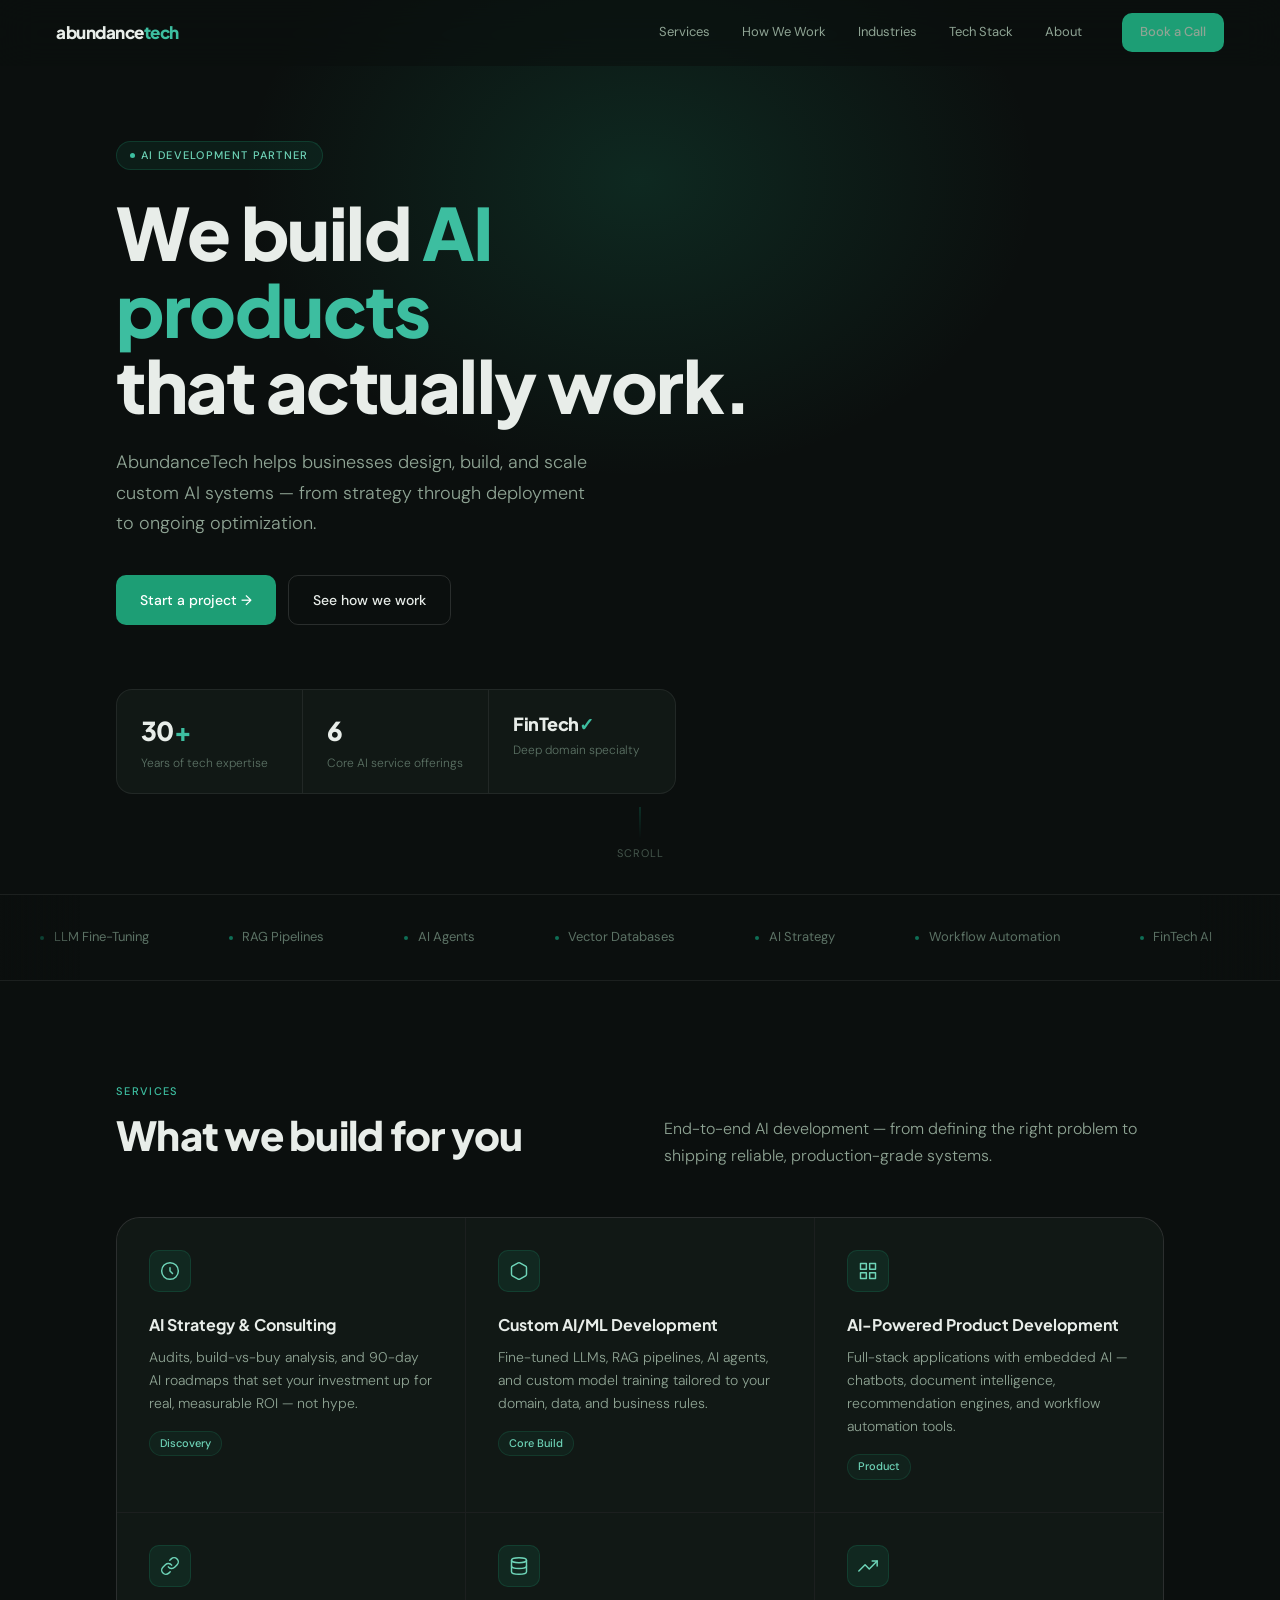
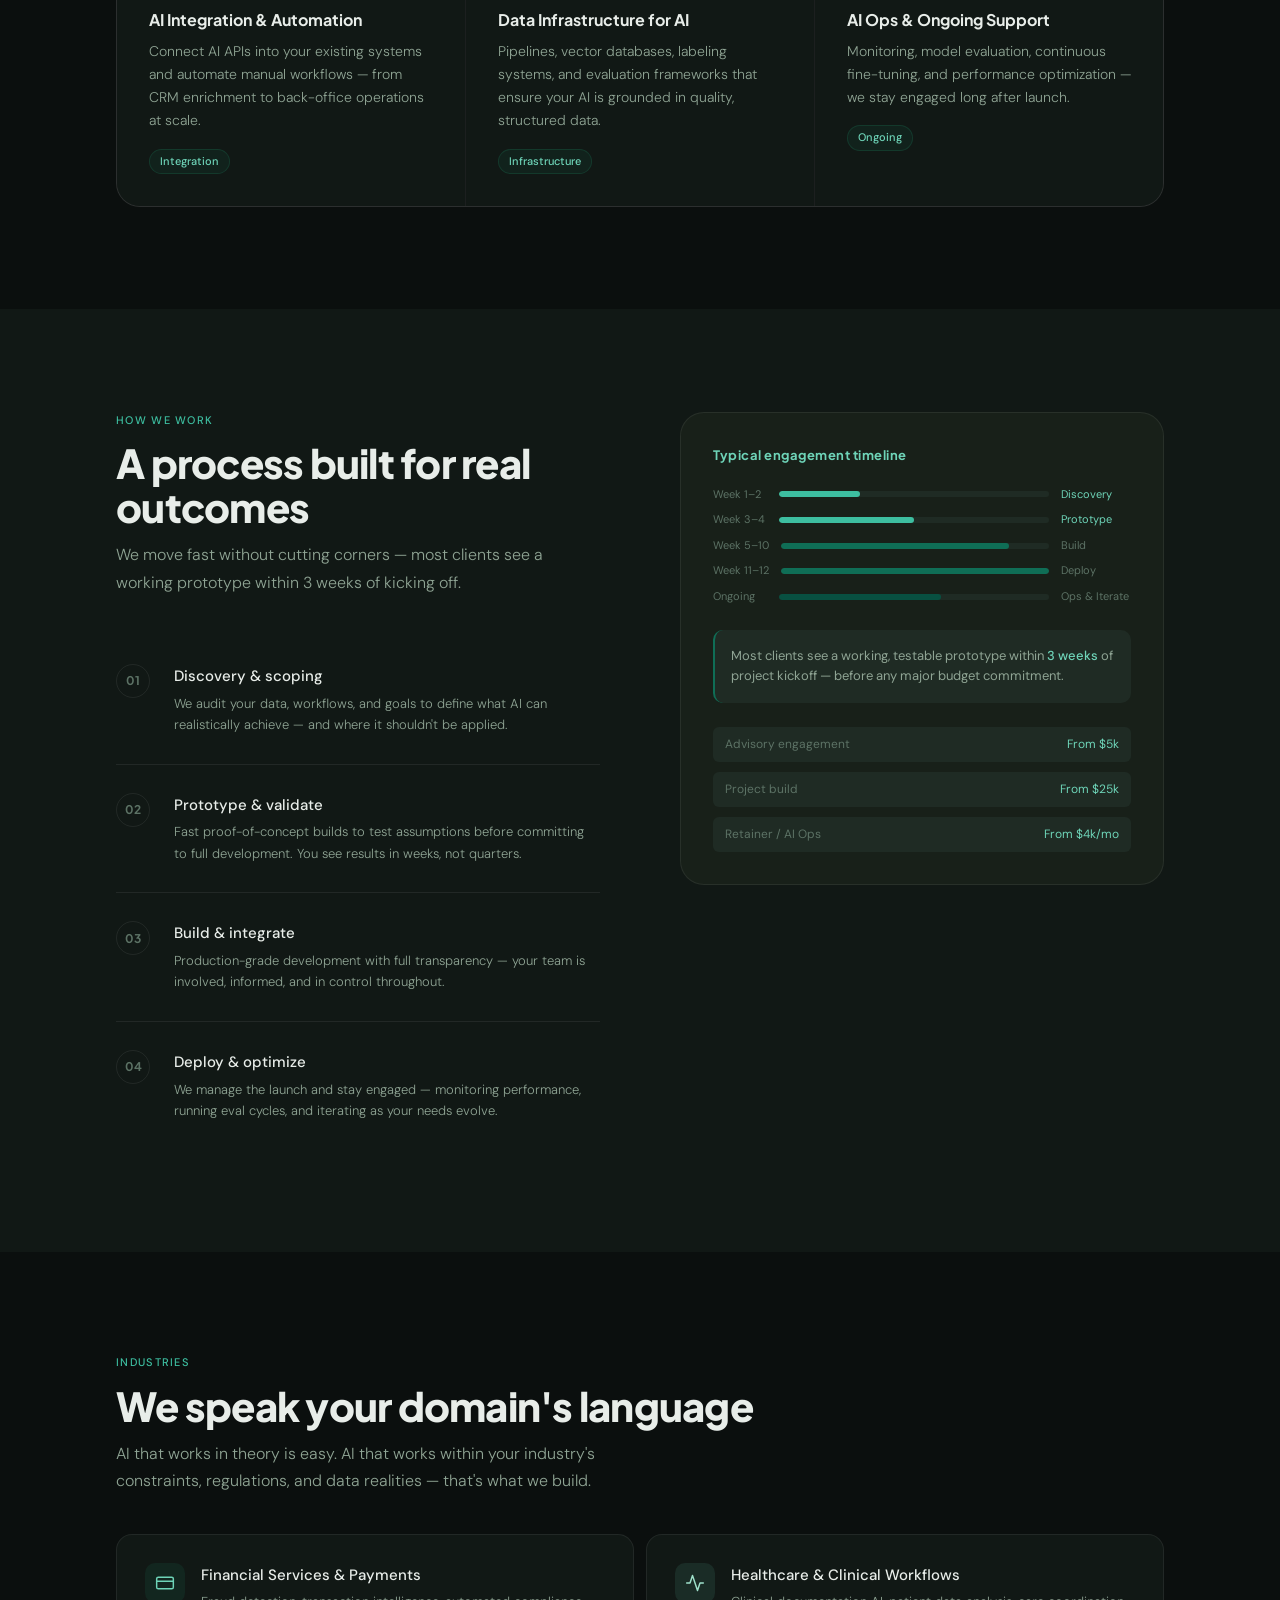
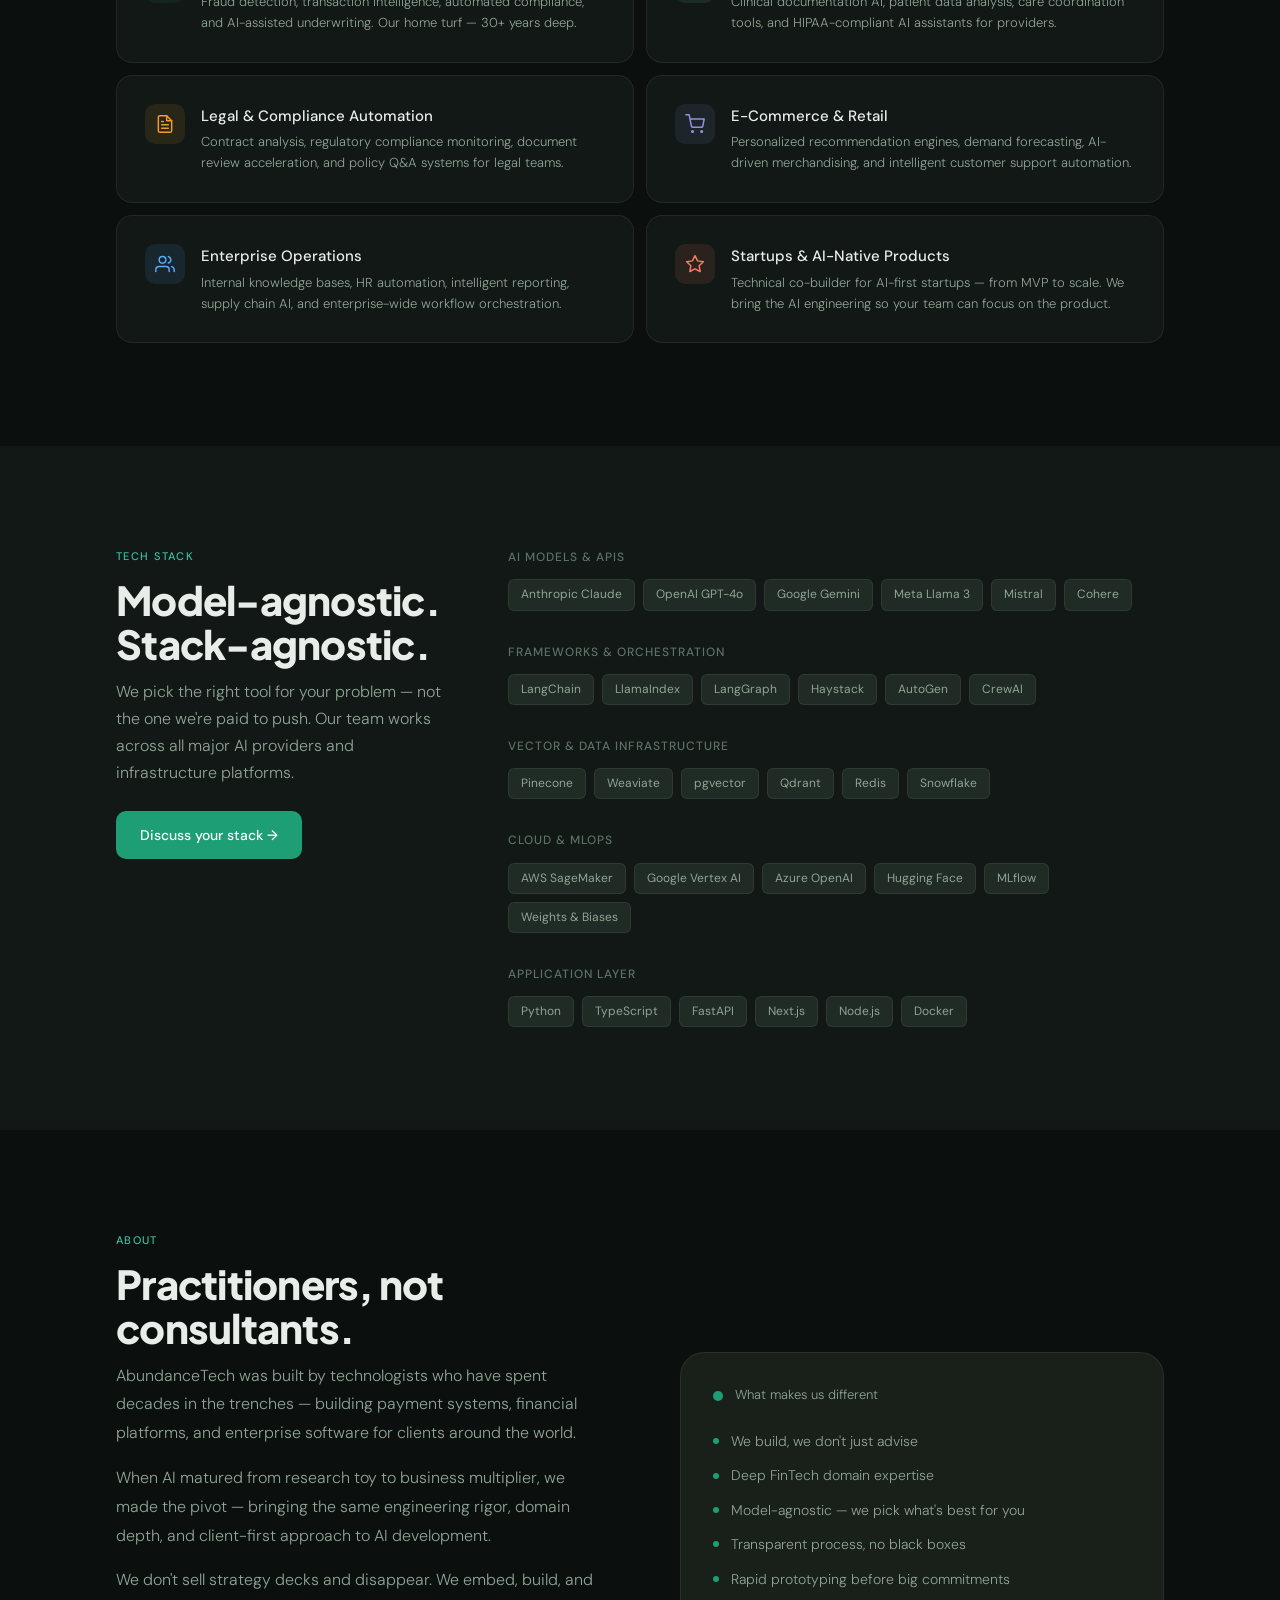
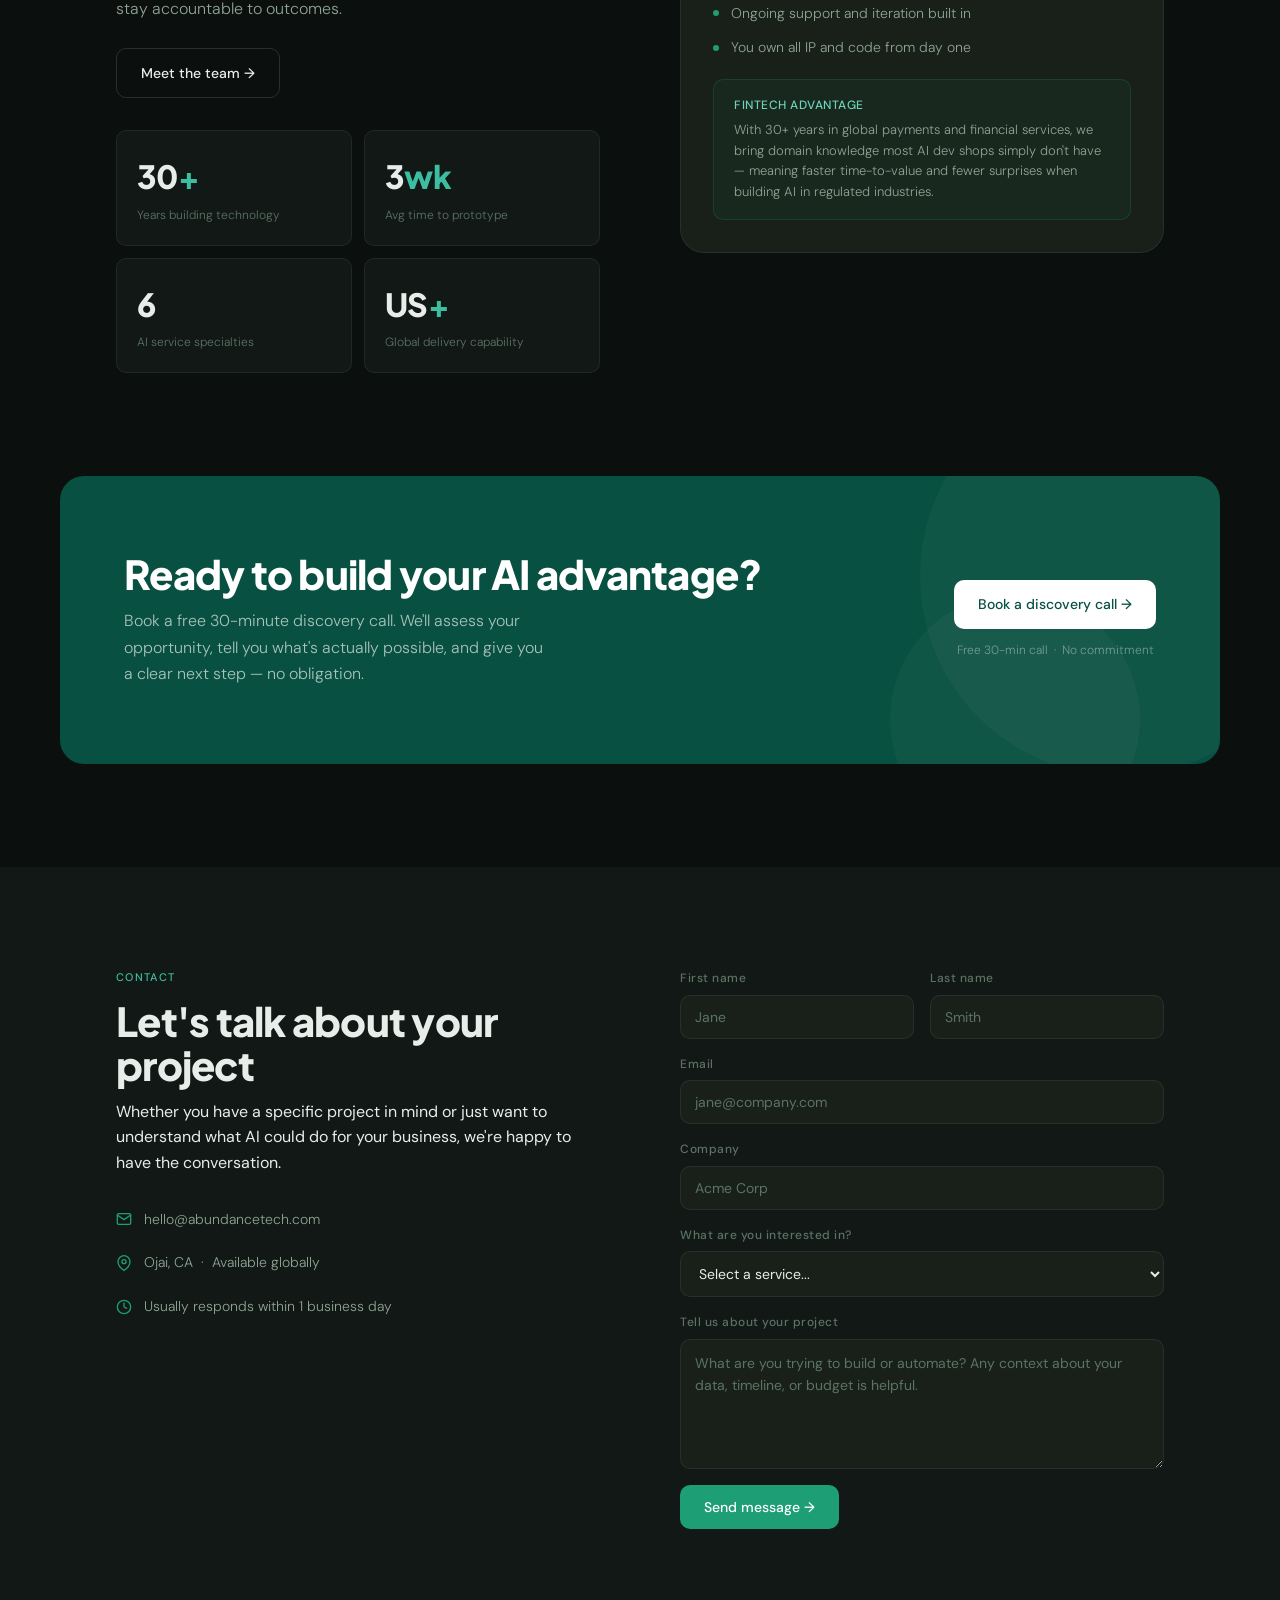
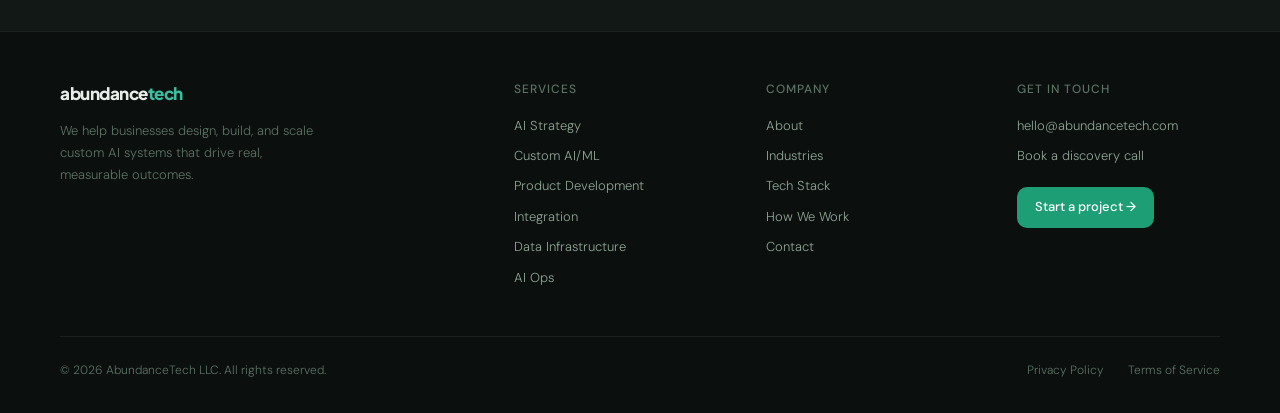
<file: index.html>
<!DOCTYPE html>
<html lang="en">
<head>
<meta charset="UTF-8" />
<meta name="viewport" content="width=device-width, initial-scale=1.0" />
<title>AbundanceTech — AI Technology Development Services</title>
<meta name="description" content="AbundanceTech helps businesses design, build, and scale custom AI systems. From strategy to deployment — AI that actually works." />
<meta property="og:title" content="AbundanceTech — AI Technology Development Services" />
<meta property="og:description" content="We help businesses design, build, and scale custom AI systems that drive real outcomes." />
<meta property="og:type" content="website" />
<meta property="og:url" content="https://abundancetech.com" />
<link rel="preconnect" href="https://fonts.googleapis.com" />
<link rel="preconnect" href="https://fonts.gstatic.com" crossorigin />
<link href="https://fonts.googleapis.com/css2?family=Plus+Jakarta+Sans:wght@400;500;600;700;800&family=DM+Sans:opsz,wght@9..40,300;9..40,400;9..40,500&display=swap" rel="stylesheet" />
<style>
*,*::before,*::after{box-sizing:border-box;margin:0;padding:0}
html{scroll-behavior:smooth;font-size:16px}
body{font-family:'DM Sans',sans-serif;background:#0B0F0E;color:#E8EDE9;line-height:1.6;overflow-x:hidden;-webkit-font-smoothing:antialiased}
img{display:block;max-width:100%}
a{text-decoration:none;color:inherit}
:root{
  --g950:#041F16;--g900:#073324;--g800:#085041;--g700:#0F6E56;--g600:#1D9E75;
  --g500:#3DBEA0;--g400:#6ED4B8;--g300:#9FE1CB;--g200:#C5EFE0;--g100:#E1F5EE;
  --s0:#0B0F0E;--s1:#111815;--s2:#182019;--s3:#1F2B24;--s4:#263529;
  --tp:#E8EDE9;--ts:#8FA494;--tt:#5C7265;
  --bd:rgba(255,255,255,0.07);--bdl:rgba(255,255,255,0.13);
  --ff:'Plus Jakarta Sans',sans-serif;--fb:'DM Sans',sans-serif;
  --r-sm:6px;--r-md:10px;--r-lg:16px;--r-xl:24px;
  --mw:1160px;--px:clamp(1.25rem,5vw,3.5rem)
}
.container{max-width:var(--mw);margin:0 auto;padding:0 var(--px)}

/* ── Tag ── */
.tag{display:inline-flex;align-items:center;gap:6px;font-size:11px;font-weight:500;letter-spacing:1.3px;text-transform:uppercase;color:var(--g400);padding:5px 13px;background:rgba(29,158,117,0.1);border:.5px solid rgba(29,158,117,0.22);border-radius:100px}
.tag::before{content:'';width:5px;height:5px;border-radius:50%;background:var(--g500);flex-shrink:0}

/* ── Buttons ── */
.btn{display:inline-flex;align-items:center;gap:8px;border-radius:var(--r-md);font-family:var(--fb);font-size:14px;font-weight:500;cursor:pointer;border:none;transition:all .18s;white-space:nowrap;text-decoration:none}
.btn-primary{background:var(--g600);color:#fff;padding:13px 24px}
.btn-primary:hover{background:var(--g500);transform:translateY(-1px)}
.btn-ghost{background:transparent;color:var(--tp);padding:13px 24px;border:.5px solid var(--bdl)}
.btn-ghost:hover{background:var(--s3)}
.btn-white{background:#fff;color:var(--g800);padding:13px 24px}
.btn-white:hover{background:var(--g100);transform:translateY(-1px)}

/* ── Navbar ── */
#navbar{position:fixed;top:0;left:0;right:0;z-index:100;display:flex;align-items:center;justify-content:space-between;padding:0 var(--px);height:66px;background:rgba(11,15,14,.6);backdrop-filter:blur(18px);-webkit-backdrop-filter:blur(18px);border-bottom:.5px solid transparent;transition:border-color .3s,background .3s}
#navbar.scrolled{border-bottom-color:var(--bd);background:rgba(11,15,14,.92)}
.nav-logo{font-family:var(--ff);font-weight:800;font-size:17px;letter-spacing:-.5px}
.nav-logo span{color:var(--g500)}
.nav-links{display:flex;align-items:center;gap:2rem}
.nav-links a{font-size:13px;color:var(--ts);transition:color .2s}
.nav-links a:hover{color:var(--tp)}
.nav-cta{margin-left:.5rem}
.nav-hamburger{display:none;flex-direction:column;gap:5px;cursor:pointer;padding:4px;background:none;border:none}
.nav-hamburger span{display:block;width:22px;height:1.5px;background:var(--ts);border-radius:2px;transition:all .25s}
.mobile-menu{display:none;position:fixed;inset:0;top:66px;background:rgba(11,15,14,.97);backdrop-filter:blur(18px);z-index:99;flex-direction:column;align-items:center;justify-content:center;gap:2rem}
.mobile-menu.open{display:flex}
.mobile-menu a{font-family:var(--ff);font-size:22px;font-weight:700;color:var(--tp)}

/* ── Hero ── */
#hero{padding:140px var(--px) 100px;position:relative;overflow:hidden}
.hero-glow{position:absolute;top:-120px;left:50%;transform:translateX(-50%);width:800px;height:600px;background:radial-gradient(ellipse at center,rgba(29,158,117,.18) 0%,transparent 70%);pointer-events:none;z-index:0}
.hero-inner{position:relative;z-index:1;max-width:var(--mw);margin:0 auto}
.hero-eyebrow{margin-bottom:1.5rem}
.hero-h1{font-family:var(--ff);font-size:clamp(40px,6vw,72px);font-weight:800;letter-spacing:-1.5px;line-height:1.06;margin-bottom:1.5rem;max-width:700px}
.hero-h1 em{font-style:normal;color:var(--g500)}
.hero-sub{font-size:18px;color:var(--ts);max-width:480px;line-height:1.7;font-weight:300;margin-bottom:2.25rem}
.hero-ctas{display:flex;gap:12px;flex-wrap:wrap;margin-bottom:4rem}
.hero-stats{display:grid;grid-template-columns:repeat(3,1fr);border:.5px solid var(--bd);border-radius:var(--r-lg);overflow:hidden;max-width:560px;background:var(--s1)}
.hero-stat{padding:1.25rem 1.5rem;border-right:.5px solid var(--bd)}
.hero-stat:last-child{border-right:none}
.hero-stat-val{font-family:var(--ff);font-size:26px;font-weight:800;letter-spacing:-.75px;color:var(--tp)}
.hero-stat-val span{color:var(--g500)}
.hero-stat-label{font-size:12px;color:var(--tt);margin-top:2px;font-weight:300}
.hero-scroll{position:absolute;bottom:2rem;left:50%;transform:translateX(-50%);display:flex;flex-direction:column;align-items:center;gap:6px;font-size:11px;letter-spacing:1px;text-transform:uppercase;color:var(--tt);opacity:.7;animation:bounce 2s infinite}
.hero-scroll-line{width:1px;height:32px;background:linear-gradient(to bottom,var(--g700),transparent)}
@keyframes bounce{0%,100%{transform:translateX(-50%) translateY(0)}50%{transform:translateX(-50%) translateY(6px)}}

/* ── Marquee ── */
.marquee-wrap{padding:2rem 0;border-top:.5px solid var(--bd);border-bottom:.5px solid var(--bd);overflow:hidden;position:relative}
.marquee-wrap::before,.marquee-wrap::after{content:'';position:absolute;top:0;bottom:0;width:80px;z-index:2}
.marquee-wrap::before{left:0;background:linear-gradient(to right,var(--s0),transparent)}
.marquee-wrap::after{right:0;background:linear-gradient(to left,var(--s0),transparent)}
.marquee-track{display:flex;gap:0;animation:marquee 30s linear infinite;width:max-content}
.marquee-item{display:flex;align-items:center;gap:.6rem;font-size:13px;color:var(--tt);font-weight:400;padding:0 2.5rem;white-space:nowrap}
.marquee-item .dot{width:4px;height:4px;border-radius:50%;background:var(--g700);flex-shrink:0}
@keyframes marquee{from{transform:translateX(0)}to{transform:translateX(-50%)}}

/* ── Section shared ── */
section{padding:clamp(4rem,8vw,7rem) var(--px)}
.section-label{font-size:11px;font-weight:500;letter-spacing:1.3px;text-transform:uppercase;color:var(--g500);margin-bottom:.75rem}
.section-h{font-family:var(--ff);font-size:clamp(26px,3.5vw,40px);font-weight:800;letter-spacing:-.75px;line-height:1.1;margin-bottom:.75rem}
.section-sub{font-size:16px;color:var(--ts);max-width:500px;line-height:1.7;font-weight:300}

/* ── Services ── */
#services{background:var(--s0)}
.services-header{display:flex;justify-content:space-between;align-items:flex-end;gap:2rem;flex-wrap:wrap;margin-bottom:3rem}
.services-grid{display:grid;grid-template-columns:repeat(3,1fr);gap:1px;background:var(--bd);border:.5px solid var(--bd);border-radius:var(--r-xl);overflow:hidden}
.service-card{background:var(--s1);padding:2rem;transition:background .2s;position:relative;overflow:hidden}
.service-card::before{content:'';position:absolute;top:0;left:0;right:0;height:2px;background:linear-gradient(to right,transparent,var(--g700),transparent);opacity:0;transition:opacity .3s}
.service-card:hover{background:var(--s2)}
.service-card:hover::before{opacity:1}
.svc-icon{width:42px;height:42px;border-radius:var(--r-md);background:rgba(29,158,117,0.12);border:.5px solid rgba(29,158,117,0.2);display:flex;align-items:center;justify-content:center;margin-bottom:1.25rem}
.svc-icon svg{width:20px;height:20px;stroke:var(--g400);fill:none;stroke-width:1.75;stroke-linecap:round;stroke-linejoin:round}
.svc-title{font-family:var(--ff);font-size:16px;font-weight:700;margin-bottom:.5rem;color:var(--tp)}
.svc-desc{font-size:14px;color:var(--ts);line-height:1.65;font-weight:300}
.svc-pill{display:inline-block;margin-top:1rem;font-size:11px;font-weight:500;color:var(--g400);background:rgba(29,158,117,0.08);border:.5px solid rgba(29,158,117,0.18);padding:3px 10px;border-radius:100px}

/* ── How We Work ── */
#process{background:var(--s1)}
.process-layout{display:grid;grid-template-columns:1fr 1fr;gap:5rem;align-items:start}
.process-steps{display:flex;flex-direction:column;gap:0}
.process-step{display:flex;gap:1.5rem;padding:1.75rem 0;border-bottom:.5px solid var(--bd);position:relative}
.process-step:last-child{border-bottom:none}
.process-step.active .step-num{color:var(--g500);background:rgba(29,158,117,0.12)}
.step-num{font-family:var(--ff);font-size:12px;font-weight:700;color:var(--tt);min-width:34px;height:34px;border-radius:50%;display:flex;align-items:center;justify-content:center;border:.5px solid var(--bd);flex-shrink:0;transition:all .2s}
.step-body-title{font-size:15px;font-weight:500;margin-bottom:.3rem;color:var(--tp)}
.step-body-desc{font-size:13px;color:var(--ts);line-height:1.65;font-weight:300}
.process-visual{background:var(--s2);border:.5px solid var(--bd);border-radius:var(--r-xl);padding:2rem;position:sticky;top:100px}
.pv-title{font-family:var(--ff);font-size:13px;font-weight:700;color:var(--g400);margin-bottom:1.25rem;letter-spacing:.5px}
.pv-timeline{display:flex;flex-direction:column;gap:.5rem}
.pv-week{display:flex;align-items:center;gap:.75rem;font-size:13px;color:var(--ts)}
.pv-week-bar-wrap{flex:1;height:6px;background:var(--s3);border-radius:3px;overflow:hidden}
.pv-week-bar{height:100%;border-radius:3px;background:var(--g700)}
.pv-week-bar.active{background:var(--g500)}
.pv-week-label{min-width:54px;font-size:11px;color:var(--tt)}
.pv-note{margin-top:1.5rem;padding:1rem;background:var(--s3);border-radius:var(--r-md);font-size:13px;color:var(--ts);line-height:1.6;border-left:2px solid var(--g700)}

/* ── Industries ── */
#industries{background:var(--s0)}
.industries-grid{display:grid;grid-template-columns:repeat(2,1fr);gap:12px;margin-top:2.5rem}
.ind-card{background:var(--s1);border:.5px solid var(--bd);border-radius:var(--r-lg);padding:1.75rem;display:flex;gap:1rem;align-items:flex-start;transition:border-color .2s,background .2s}
.ind-card:hover{background:var(--s2);border-color:var(--bdl)}
.ind-icon{width:40px;height:40px;border-radius:var(--r-md);display:flex;align-items:center;justify-content:center;flex-shrink:0}
.ind-icon svg{width:20px;height:20px;stroke-width:1.75;stroke-linecap:round;stroke-linejoin:round;fill:none}
.ind-title{font-size:15px;font-weight:500;margin-bottom:.3rem;color:var(--tp)}
.ind-desc{font-size:13px;color:var(--ts);line-height:1.6;font-weight:300}

/* ── Tech Stack ── */
#tech{background:var(--s1)}
.tech-layout{display:grid;grid-template-columns:1fr 2fr;gap:4rem;align-items:start}
.tech-categories{display:flex;flex-direction:column;gap:2rem}
.tech-cat-title{font-size:12px;font-weight:500;letter-spacing:1px;text-transform:uppercase;color:var(--tt);margin-bottom:.75rem}
.tech-chips{display:flex;flex-wrap:wrap;gap:8px}
.chip{font-size:12px;background:var(--s3);border:.5px solid var(--bd);border-radius:var(--r-sm);padding:5px 12px;color:var(--ts);font-weight:400;transition:all .15s}
.chip:hover{background:var(--s4);border-color:var(--bdl);color:var(--tp)}

/* ── About ── */
#about{background:var(--s0)}
.about-layout{display:grid;grid-template-columns:1fr 1fr;gap:5rem;align-items:center}
.about-copy p{font-size:16px;color:var(--ts);line-height:1.8;font-weight:300;margin-bottom:1rem}
.about-copy p:last-child{margin-bottom:1.5rem}
.about-metrics{display:grid;grid-template-columns:1fr 1fr;gap:12px;margin-top:2rem}
.about-metric{background:var(--s1);border:.5px solid var(--bd);border-radius:var(--r-md);padding:1.25rem}
.about-metric-val{font-family:var(--ff);font-size:32px;font-weight:800;letter-spacing:-.75px;color:var(--tp)}
.about-metric-val span{color:var(--g500)}
.about-metric-label{font-size:12px;color:var(--tt);margin-top:3px;font-weight:300}
.about-visual{position:relative}
.about-card{background:var(--s2);border:.5px solid var(--bd);border-radius:var(--r-xl);padding:2rem}
.about-card-header{display:flex;align-items:center;gap:.75rem;margin-bottom:1.5rem}
.about-card-dot{width:10px;height:10px;border-radius:50%;background:var(--g600)}
.about-card-title{font-size:13px;color:var(--ts);font-weight:300}
.about-list{display:flex;flex-direction:column;gap:.75rem}
.about-list-item{display:flex;align-items:center;gap:.75rem;font-size:14px;color:var(--ts);font-weight:300}
.about-list-item::before{content:'';width:6px;height:6px;border-radius:50%;background:var(--g600);flex-shrink:0}
.fintech-badge{margin-top:1.25rem;padding:1rem 1.25rem;background:rgba(29,158,117,0.07);border:.5px solid rgba(29,158,117,0.2);border-radius:var(--r-md)}
.fintech-badge-title{font-size:12px;font-weight:500;color:var(--g400);margin-bottom:.3rem;letter-spacing:.5px;text-transform:uppercase}
.fintech-badge-text{font-size:13px;color:var(--ts);font-weight:300;line-height:1.6}

/* ── CTA ── */
#cta{padding:clamp(4rem,8vw,7rem) var(--px)}
.cta-box{background:var(--g800);border-radius:var(--r-xl);padding:clamp(3rem,6vw,5rem) clamp(2rem,5vw,4rem);position:relative;overflow:hidden;display:flex;justify-content:space-between;align-items:center;gap:2rem;flex-wrap:wrap}
.cta-box::before{content:'';position:absolute;right:-100px;top:-100px;width:400px;height:400px;border-radius:50%;background:rgba(255,255,255,0.03);pointer-events:none}
.cta-box::after{content:'';position:absolute;right:80px;bottom:-80px;width:250px;height:250px;border-radius:50%;background:rgba(255,255,255,0.03);pointer-events:none}
.cta-copy{position:relative;z-index:1}
.cta-copy h2{font-family:var(--ff);font-size:clamp(26px,3.5vw,40px);font-weight:800;letter-spacing:-.75px;margin-bottom:.75rem;color:#fff;line-height:1.1}
.cta-copy p{font-size:16px;color:rgba(255,255,255,.65);font-weight:300;max-width:420px;line-height:1.65}
.cta-actions{display:flex;gap:12px;flex-direction:column;position:relative;z-index:1;flex-shrink:0}
.cta-note{font-size:12px;color:rgba(255,255,255,.4);text-align:center;font-weight:300}

/* ── Contact ── */
#contact{background:var(--s1);padding:clamp(4rem,8vw,7rem) var(--px)}
.contact-layout{display:grid;grid-template-columns:1fr 1fr;gap:5rem;align-items:start}
.contact-info p{font-size:15px;color:var(--ts);line-height:1.75;font-weight:300;margin-bottom:2rem}
.contact-detail{display:flex;align-items:center;gap:.75rem;font-size:14px;color:var(--ts);margin-bottom:.75rem;font-weight:300}
.contact-detail svg{width:16px;height:16px;stroke:var(--g600);fill:none;stroke-width:2;stroke-linecap:round;stroke-linejoin:round;flex-shrink:0}
.contact-form{display:flex;flex-direction:column;gap:1rem}
.form-row{display:grid;grid-template-columns:1fr 1fr;gap:1rem}
.form-group{display:flex;flex-direction:column;gap:.4rem}
.form-label{font-size:12px;font-weight:500;color:var(--tt);letter-spacing:.5px}
.form-input,.form-textarea{background:var(--s2);border:.5px solid var(--bd);border-radius:var(--r-md);padding:12px 14px;font-family:var(--fb);font-size:14px;color:var(--tp);outline:none;transition:border-color .2s;width:100%}
.form-input::placeholder,.form-textarea::placeholder{color:var(--tt)}
.form-input:focus,.form-textarea:focus{border-color:var(--g700)}
.form-textarea{resize:vertical;min-height:130px;line-height:1.6}
.form-submit{align-self:flex-start}

/* ── Footer ── */
footer{background:var(--s0);border-top:.5px solid var(--bd);padding:3rem var(--px) 2rem}
.footer-inner{max-width:var(--mw);margin:0 auto}
.footer-top{display:grid;grid-template-columns:2fr 1fr 1fr 1fr;gap:3rem;margin-bottom:3rem}
.footer-brand p{font-size:13px;color:var(--tt);line-height:1.7;font-weight:300;margin-top:.75rem;max-width:260px}
.footer-col-title{font-size:12px;font-weight:500;letter-spacing:1px;text-transform:uppercase;color:var(--tt);margin-bottom:1rem}
.footer-links{display:flex;flex-direction:column;gap:.6rem}
.footer-links a{font-size:13px;color:var(--ts);transition:color .2s;font-weight:300}
.footer-links a:hover{color:var(--tp)}
.footer-bottom{border-top:.5px solid var(--bd);padding-top:1.5rem;display:flex;justify-content:space-between;align-items:center;gap:1rem;flex-wrap:wrap}
.footer-copy{font-size:12px;color:var(--tt);font-weight:300}
.footer-legal{display:flex;gap:1.5rem}
.footer-legal a{font-size:12px;color:var(--tt);font-weight:300;transition:color .2s}
.footer-legal a:hover{color:var(--ts)}

/* ── Divider ── */
.divider{height:.5px;background:var(--bd);max-width:var(--mw);margin:0 auto}

/* ── Animations ── */
.fade-up{opacity:0;transform:translateY(28px);transition:opacity .6s ease,transform .6s ease}
.fade-up.visible{opacity:1;transform:translateY(0)}
.fade-up-delay-1{transition-delay:.1s}
.fade-up-delay-2{transition-delay:.2s}
.fade-up-delay-3{transition-delay:.3s}

/* ── Responsive ── */
@media(max-width:960px){
  .services-grid{grid-template-columns:repeat(2,1fr)}
  .process-layout{grid-template-columns:1fr}
  .process-visual{position:static}
  .tech-layout{grid-template-columns:1fr}
  .about-layout{grid-template-columns:1fr}
  .contact-layout{grid-template-columns:1fr}
  .footer-top{grid-template-columns:1fr 1fr}
}
@media(max-width:640px){
  .nav-links{display:none}
  .nav-hamburger{display:flex}
  .services-grid{grid-template-columns:1fr}
  .industries-grid{grid-template-columns:1fr}
  .form-row{grid-template-columns:1fr}
  .hero-stats{grid-template-columns:1fr;max-width:280px}
  .hero-stat{border-right:none;border-bottom:.5px solid var(--bd)}
  .hero-stat:last-child{border-bottom:none}
  .footer-top{grid-template-columns:1fr}
  .cta-box{flex-direction:column}
  .about-metrics{grid-template-columns:1fr 1fr}
}
</style>
</head>
<body>

<!-- ── Navbar ── -->
<nav id="navbar">
  <a href="#" class="nav-logo">abundance<span>tech</span></a>
  <div class="nav-links">
    <a href="#services">Services</a>
    <a href="#process">How We Work</a>
    <a href="#industries">Industries</a>
    <a href="#tech">Tech Stack</a>
    <a href="#about">About</a>
    <a href="#contact" class="btn btn-primary nav-cta" style="padding:9px 18px;font-size:13px">Book a Call</a>
  </div>
  <button class="nav-hamburger" id="hamburger" aria-label="Open menu">
    <span></span><span></span><span></span>
  </button>
</nav>

<!-- Mobile Menu -->
<div class="mobile-menu" id="mobileMenu">
  <a href="#services" class="mobile-link">Services</a>
  <a href="#process" class="mobile-link">How We Work</a>
  <a href="#industries" class="mobile-link">Industries</a>
  <a href="#tech" class="mobile-link">Tech Stack</a>
  <a href="#about" class="mobile-link">About</a>
  <a href="#contact" class="btn btn-primary">Book a Call</a>
</div>

<!-- ── Hero ── -->
<section id="hero">
  <div class="hero-glow"></div>
  <div class="hero-inner container">
    <div class="hero-eyebrow tag fade-up">AI Development Partner</div>
    <h1 class="hero-h1 fade-up fade-up-delay-1">We build <em>AI products</em><br>that actually work.</h1>
    <p class="hero-sub fade-up fade-up-delay-2">AbundanceTech helps businesses design, build, and scale custom AI systems — from strategy through deployment to ongoing optimization.</p>
    <div class="hero-ctas fade-up fade-up-delay-3">
      <a href="#contact" class="btn btn-primary">Start a project &rarr;</a>
      <a href="#process" class="btn btn-ghost">See how we work</a>
    </div>
    <div class="hero-stats fade-up fade-up-delay-3">
      <div class="hero-stat">
        <div class="hero-stat-val">30<span>+</span></div>
        <div class="hero-stat-label">Years of tech expertise</div>
      </div>
      <div class="hero-stat">
        <div class="hero-stat-val">6</div>
        <div class="hero-stat-label">Core AI service offerings</div>
      </div>
      <div class="hero-stat">
        <div class="hero-stat-val" style="font-size:18px;letter-spacing:-.5px">FinTech<span>&#10003;</span></div>
        <div class="hero-stat-label">Deep domain specialty</div>
      </div>
    </div>
  </div>
  <div class="hero-scroll" aria-hidden="true">
    <div class="hero-scroll-line"></div>
    <span>scroll</span>
  </div>
</section>

<!-- ── Marquee ── -->
<div class="marquee-wrap" aria-hidden="true">
  <div class="marquee-track" id="marquee">
    <span class="marquee-item"><span class="dot"></span>LLM Fine-Tuning</span>
    <span class="marquee-item"><span class="dot"></span>RAG Pipelines</span>
    <span class="marquee-item"><span class="dot"></span>AI Agents</span>
    <span class="marquee-item"><span class="dot"></span>Vector Databases</span>
    <span class="marquee-item"><span class="dot"></span>AI Strategy</span>
    <span class="marquee-item"><span class="dot"></span>Workflow Automation</span>
    <span class="marquee-item"><span class="dot"></span>FinTech AI</span>
    <span class="marquee-item"><span class="dot"></span>Document Intelligence</span>
    <span class="marquee-item"><span class="dot"></span>AI Ops</span>
    <span class="marquee-item"><span class="dot"></span>Prompt Engineering</span>
    <span class="marquee-item"><span class="dot"></span>Model Evaluation</span>
    <span class="marquee-item"><span class="dot"></span>Data Infrastructure</span>
    <span class="marquee-item"><span class="dot"></span>LLM Fine-Tuning</span>
    <span class="marquee-item"><span class="dot"></span>RAG Pipelines</span>
    <span class="marquee-item"><span class="dot"></span>AI Agents</span>
    <span class="marquee-item"><span class="dot"></span>Vector Databases</span>
    <span class="marquee-item"><span class="dot"></span>AI Strategy</span>
    <span class="marquee-item"><span class="dot"></span>Workflow Automation</span>
    <span class="marquee-item"><span class="dot"></span>FinTech AI</span>
    <span class="marquee-item"><span class="dot"></span>Document Intelligence</span>
    <span class="marquee-item"><span class="dot"></span>AI Ops</span>
    <span class="marquee-item"><span class="dot"></span>Prompt Engineering</span>
    <span class="marquee-item"><span class="dot"></span>Model Evaluation</span>
    <span class="marquee-item"><span class="dot"></span>Data Infrastructure</span>
  </div>
</div>

<!-- ── Services ── -->
<section id="services">
  <div class="container">
    <div class="services-header">
      <div>
        <div class="section-label">Services</div>
        <h2 class="section-h">What we build for you</h2>
      </div>
      <p class="section-sub" style="margin-bottom:0">End-to-end AI development — from defining the right problem to shipping reliable, production-grade systems.</p>
    </div>
    <div class="services-grid">

      <div class="service-card fade-up">
        <div class="svc-icon">
          <svg viewBox="0 0 24 24"><circle cx="12" cy="12" r="10"/><path d="M12 8v4l3 3"/></svg>
        </div>
        <div class="svc-title">AI Strategy &amp; Consulting</div>
        <div class="svc-desc">Audits, build-vs-buy analysis, and 90-day AI roadmaps that set your investment up for real, measurable ROI — not hype.</div>
        <div class="svc-pill">Discovery</div>
      </div>

      <div class="service-card fade-up fade-up-delay-1">
        <div class="svc-icon">
          <svg viewBox="0 0 24 24"><path d="M21 16V8a2 2 0 0 0-1-1.73l-7-4a2 2 0 0 0-2 0l-7 4A2 2 0 0 0 3 8v8a2 2 0 0 0 1 1.73l7 4a2 2 0 0 0 2 0l7-4A2 2 0 0 0 21 16z"/></svg>
        </div>
        <div class="svc-title">Custom AI/ML Development</div>
        <div class="svc-desc">Fine-tuned LLMs, RAG pipelines, AI agents, and custom model training tailored to your domain, data, and business rules.</div>
        <div class="svc-pill">Core Build</div>
      </div>

      <div class="service-card fade-up fade-up-delay-2">
        <div class="svc-icon">
          <svg viewBox="0 0 24 24"><rect x="3" y="3" width="7" height="7"/><rect x="14" y="3" width="7" height="7"/><rect x="14" y="14" width="7" height="7"/><rect x="3" y="14" width="7" height="7"/></svg>
        </div>
        <div class="svc-title">AI-Powered Product Development</div>
        <div class="svc-desc">Full-stack applications with embedded AI — chatbots, document intelligence, recommendation engines, and workflow automation tools.</div>
        <div class="svc-pill">Product</div>
      </div>

      <div class="service-card fade-up">
        <div class="svc-icon">
          <svg viewBox="0 0 24 24"><path d="M10 13a5 5 0 0 0 7.54.54l3-3a5 5 0 0 0-7.07-7.07l-1.72 1.71"/><path d="M14 11a5 5 0 0 0-7.54-.54l-3 3a5 5 0 0 0 7.07 7.07l1.71-1.71"/></svg>
        </div>
        <div class="svc-title">AI Integration &amp; Automation</div>
        <div class="svc-desc">Connect AI APIs into your existing systems and automate manual workflows — from CRM enrichment to back-office operations at scale.</div>
        <div class="svc-pill">Integration</div>
      </div>

      <div class="service-card fade-up fade-up-delay-1">
        <div class="svc-icon">
          <svg viewBox="0 0 24 24"><ellipse cx="12" cy="5" rx="9" ry="3"/><path d="M21 12c0 1.66-4 3-9 3s-9-1.34-9-3"/><path d="M3 5v14c0 1.66 4 3 9 3s9-1.34 9-3V5"/></svg>
        </div>
        <div class="svc-title">Data Infrastructure for AI</div>
        <div class="svc-desc">Pipelines, vector databases, labeling systems, and evaluation frameworks that ensure your AI is grounded in quality, structured data.</div>
        <div class="svc-pill">Infrastructure</div>
      </div>

      <div class="service-card fade-up fade-up-delay-2">
        <div class="svc-icon">
          <svg viewBox="0 0 24 24"><polyline points="23 6 13.5 15.5 8.5 10.5 1 18"/><polyline points="17 6 23 6 23 12"/></svg>
        </div>
        <div class="svc-title">AI Ops &amp; Ongoing Support</div>
        <div class="svc-desc">Monitoring, model evaluation, continuous fine-tuning, and performance optimization — we stay engaged long after launch.</div>
        <div class="svc-pill">Ongoing</div>
      </div>

    </div>
  </div>
</section>

<!-- ── Process ── -->
<section id="process">
  <div class="container">
    <div class="process-layout">
      <div>
        <div class="section-label fade-up">How We Work</div>
        <h2 class="section-h fade-up">A process built for real outcomes</h2>
        <p class="section-sub fade-up" style="margin-bottom:2.5rem">We move fast without cutting corners — most clients see a working prototype within 3 weeks of kicking off.</p>
        <div class="process-steps">
          <div class="process-step fade-up">
            <div class="step-num">01</div>
            <div>
              <div class="step-body-title">Discovery &amp; scoping</div>
              <div class="step-body-desc">We audit your data, workflows, and goals to define what AI can realistically achieve — and where it shouldn't be applied.</div>
            </div>
          </div>
          <div class="process-step fade-up fade-up-delay-1">
            <div class="step-num">02</div>
            <div>
              <div class="step-body-title">Prototype &amp; validate</div>
              <div class="step-body-desc">Fast proof-of-concept builds to test assumptions before committing to full development. You see results in weeks, not quarters.</div>
            </div>
          </div>
          <div class="process-step fade-up fade-up-delay-2">
            <div class="step-num">03</div>
            <div>
              <div class="step-body-title">Build &amp; integrate</div>
              <div class="step-body-desc">Production-grade development with full transparency — your team is involved, informed, and in control throughout.</div>
            </div>
          </div>
          <div class="process-step fade-up fade-up-delay-3">
            <div class="step-num">04</div>
            <div>
              <div class="step-body-title">Deploy &amp; optimize</div>
              <div class="step-body-desc">We manage the launch and stay engaged — monitoring performance, running eval cycles, and iterating as your needs evolve.</div>
            </div>
          </div>
        </div>
      </div>
      <div class="process-visual fade-up fade-up-delay-1">
        <div class="pv-title">Typical engagement timeline</div>
        <div class="pv-timeline">
          <div class="pv-week">
            <div class="pv-week-label">Week 1–2</div>
            <div class="pv-week-bar-wrap"><div class="pv-week-bar active" style="width:30%"></div></div>
            <span style="font-size:11px;color:var(--g400);min-width:70px">Discovery</span>
          </div>
          <div class="pv-week">
            <div class="pv-week-label">Week 3–4</div>
            <div class="pv-week-bar-wrap"><div class="pv-week-bar active" style="width:50%"></div></div>
            <span style="font-size:11px;color:var(--g400);min-width:70px">Prototype</span>
          </div>
          <div class="pv-week">
            <div class="pv-week-label">Week 5–10</div>
            <div class="pv-week-bar-wrap"><div class="pv-week-bar" style="width:85%"></div></div>
            <span style="font-size:11px;color:var(--tt);min-width:70px">Build</span>
          </div>
          <div class="pv-week">
            <div class="pv-week-label">Week 11–12</div>
            <div class="pv-week-bar-wrap"><div class="pv-week-bar" style="width:100%"></div></div>
            <span style="font-size:11px;color:var(--tt);min-width:70px">Deploy</span>
          </div>
          <div class="pv-week">
            <div class="pv-week-label">Ongoing</div>
            <div class="pv-week-bar-wrap"><div class="pv-week-bar" style="width:60%;background:var(--g800)"></div></div>
            <span style="font-size:11px;color:var(--tt);min-width:70px">Ops &amp; Iterate</span>
          </div>
        </div>
        <div class="pv-note">Most clients see a working, testable prototype within <strong style="color:var(--g400);font-weight:500">3 weeks</strong> of project kickoff — before any major budget commitment.</div>
        <div style="margin-top:1.5rem;display:flex;flex-direction:column;gap:.6rem">
          <div style="display:flex;justify-content:space-between;font-size:12px;color:var(--tt);padding:8px 12px;background:var(--s3);border-radius:var(--r-sm)">
            <span>Advisory engagement</span><span style="color:var(--g400)">From $5k</span>
          </div>
          <div style="display:flex;justify-content:space-between;font-size:12px;color:var(--tt);padding:8px 12px;background:var(--s3);border-radius:var(--r-sm)">
            <span>Project build</span><span style="color:var(--g400)">From $25k</span>
          </div>
          <div style="display:flex;justify-content:space-between;font-size:12px;color:var(--tt);padding:8px 12px;background:var(--s3);border-radius:var(--r-sm)">
            <span>Retainer / AI Ops</span><span style="color:var(--g400)">From $4k/mo</span>
          </div>
        </div>
      </div>
    </div>
  </div>
</section>

<!-- ── Industries ── -->
<section id="industries">
  <div class="container">
    <div class="section-label fade-up">Industries</div>
    <h2 class="section-h fade-up">We speak your domain's language</h2>
    <p class="section-sub fade-up">AI that works in theory is easy. AI that works within your industry's constraints, regulations, and data realities — that's what we build.</p>
    <div class="industries-grid">

      <div class="ind-card fade-up">
        <div class="ind-icon" style="background:rgba(29,158,117,0.1)">
          <svg style="stroke:var(--g400)" viewBox="0 0 24 24"><rect x="2" y="5" width="20" height="14" rx="2"/><line x1="2" y1="10" x2="22" y2="10"/></svg>
        </div>
        <div>
          <div class="ind-title">Financial Services &amp; Payments</div>
          <div class="ind-desc">Fraud detection, transaction intelligence, automated compliance, and AI-assisted underwriting. Our home turf — 30+ years deep.</div>
        </div>
      </div>

      <div class="ind-card fade-up fade-up-delay-1">
        <div class="ind-icon" style="background:rgba(110,212,184,0.1)">
          <svg style="stroke:var(--g300)" viewBox="0 0 24 24"><path d="M22 12h-4l-3 9L9 3l-3 9H2"/></svg>
        </div>
        <div>
          <div class="ind-title">Healthcare &amp; Clinical Workflows</div>
          <div class="ind-desc">Clinical documentation AI, patient data analysis, care coordination tools, and HIPAA-compliant AI assistants for providers.</div>
        </div>
      </div>

      <div class="ind-card fade-up">
        <div class="ind-icon" style="background:rgba(239,159,39,0.1)">
          <svg style="stroke:#EF9F27" viewBox="0 0 24 24"><path d="M14 2H6a2 2 0 0 0-2 2v16a2 2 0 0 0 2 2h12a2 2 0 0 0 2-2V8z"/><polyline points="14 2 14 8 20 8"/><line x1="16" y1="13" x2="8" y2="13"/><line x1="16" y1="17" x2="8" y2="17"/><polyline points="10 9 9 9 8 9"/></svg>
        </div>
        <div>
          <div class="ind-title">Legal &amp; Compliance Automation</div>
          <div class="ind-desc">Contract analysis, regulatory compliance monitoring, document review acceleration, and policy Q&amp;A systems for legal teams.</div>
        </div>
      </div>

      <div class="ind-card fade-up fade-up-delay-1">
        <div class="ind-icon" style="background:rgba(135,138,221,0.1)">
          <svg style="stroke:#8F92E0" viewBox="0 0 24 24"><circle cx="9" cy="21" r="1"/><circle cx="20" cy="21" r="1"/><path d="M1 1h4l2.68 13.39a2 2 0 0 0 2 1.61h9.72a2 2 0 0 0 2-1.61L23 6H6"/></svg>
        </div>
        <div>
          <div class="ind-title">E-Commerce &amp; Retail</div>
          <div class="ind-desc">Personalized recommendation engines, demand forecasting, AI-driven merchandising, and intelligent customer support automation.</div>
        </div>
      </div>

      <div class="ind-card fade-up">
        <div class="ind-icon" style="background:rgba(85,170,255,0.1)">
          <svg style="stroke:#55AAFF" viewBox="0 0 24 24"><path d="M17 21v-2a4 4 0 0 0-4-4H5a4 4 0 0 0-4 4v2"/><circle cx="9" cy="7" r="4"/><path d="M23 21v-2a4 4 0 0 0-3-3.87"/><path d="M16 3.13a4 4 0 0 1 0 7.75"/></svg>
        </div>
        <div>
          <div class="ind-title">Enterprise Operations</div>
          <div class="ind-desc">Internal knowledge bases, HR automation, intelligent reporting, supply chain AI, and enterprise-wide workflow orchestration.</div>
        </div>
      </div>

      <div class="ind-card fade-up fade-up-delay-1">
        <div class="ind-icon" style="background:rgba(255,120,100,0.1)">
          <svg style="stroke:#FF7864" viewBox="0 0 24 24"><polygon points="12 2 15.09 8.26 22 9.27 17 14.14 18.18 21.02 12 17.77 5.82 21.02 7 14.14 2 9.27 8.91 8.26 12 2"/></svg>
        </div>
        <div>
          <div class="ind-title">Startups &amp; AI-Native Products</div>
          <div class="ind-desc">Technical co-builder for AI-first startups — from MVP to scale. We bring the AI engineering so your team can focus on the product.</div>
        </div>
      </div>

    </div>
  </div>
</section>

<!-- ── Tech Stack ── -->
<section id="tech">
  <div class="container">
    <div class="tech-layout">
      <div>
        <div class="section-label fade-up">Tech Stack</div>
        <h2 class="section-h fade-up">Model-agnostic.<br>Stack-agnostic.</h2>
        <p class="section-sub fade-up" style="margin-bottom:1.5rem">We pick the right tool for your problem — not the one we're paid to push. Our team works across all major AI providers and infrastructure platforms.</p>
        <a href="#contact" class="btn btn-primary fade-up">Discuss your stack &rarr;</a>
      </div>
      <div class="tech-categories fade-up fade-up-delay-1">
        <div>
          <div class="tech-cat-title">AI Models &amp; APIs</div>
          <div class="tech-chips">
            <span class="chip">Anthropic Claude</span>
            <span class="chip">OpenAI GPT-4o</span>
            <span class="chip">Google Gemini</span>
            <span class="chip">Meta Llama 3</span>
            <span class="chip">Mistral</span>
            <span class="chip">Cohere</span>
          </div>
        </div>
        <div>
          <div class="tech-cat-title">Frameworks &amp; Orchestration</div>
          <div class="tech-chips">
            <span class="chip">LangChain</span>
            <span class="chip">LlamaIndex</span>
            <span class="chip">LangGraph</span>
            <span class="chip">Haystack</span>
            <span class="chip">AutoGen</span>
            <span class="chip">CrewAI</span>
          </div>
        </div>
        <div>
          <div class="tech-cat-title">Vector &amp; Data Infrastructure</div>
          <div class="tech-chips">
            <span class="chip">Pinecone</span>
            <span class="chip">Weaviate</span>
            <span class="chip">pgvector</span>
            <span class="chip">Qdrant</span>
            <span class="chip">Redis</span>
            <span class="chip">Snowflake</span>
          </div>
        </div>
        <div>
          <div class="tech-cat-title">Cloud &amp; MLOps</div>
          <div class="tech-chips">
            <span class="chip">AWS SageMaker</span>
            <span class="chip">Google Vertex AI</span>
            <span class="chip">Azure OpenAI</span>
            <span class="chip">Hugging Face</span>
            <span class="chip">MLflow</span>
            <span class="chip">Weights &amp; Biases</span>
          </div>
        </div>
        <div>
          <div class="tech-cat-title">Application Layer</div>
          <div class="tech-chips">
            <span class="chip">Python</span>
            <span class="chip">TypeScript</span>
            <span class="chip">FastAPI</span>
            <span class="chip">Next.js</span>
            <span class="chip">Node.js</span>
            <span class="chip">Docker</span>
          </div>
        </div>
      </div>
    </div>
  </div>
</section>

<!-- ── About ── -->
<section id="about">
  <div class="container">
    <div class="about-layout">
      <div class="about-copy">
        <div class="section-label fade-up">About</div>
        <h2 class="section-h fade-up">Practitioners, not consultants.</h2>
        <p class="fade-up">AbundanceTech was built by technologists who have spent decades in the trenches — building payment systems, financial platforms, and enterprise software for clients around the world.</p>
        <p class="fade-up fade-up-delay-1">When AI matured from research toy to business multiplier, we made the pivot — bringing the same engineering rigor, domain depth, and client-first approach to AI development.</p>
        <p class="fade-up fade-up-delay-1">We don't sell strategy decks and disappear. We embed, build, and stay accountable to outcomes.</p>
        <a href="#contact" class="btn btn-ghost fade-up fade-up-delay-2" style="margin-top:.5rem">Meet the team &rarr;</a>
        <div class="about-metrics fade-up fade-up-delay-2">
          <div class="about-metric">
            <div class="about-metric-val">30<span>+</span></div>
            <div class="about-metric-label">Years building technology</div>
          </div>
          <div class="about-metric">
            <div class="about-metric-val">3<span>wk</span></div>
            <div class="about-metric-label">Avg time to prototype</div>
          </div>
          <div class="about-metric">
            <div class="about-metric-val">6</div>
            <div class="about-metric-label">AI service specialties</div>
          </div>
          <div class="about-metric">
            <div class="about-metric-val">US<span>+</span></div>
            <div class="about-metric-label">Global delivery capability</div>
          </div>
        </div>
      </div>
      <div class="about-visual fade-up fade-up-delay-1">
        <div class="about-card">
          <div class="about-card-header">
            <div class="about-card-dot"></div>
            <div class="about-card-title">What makes us different</div>
          </div>
          <div class="about-list">
            <div class="about-list-item">We build, we don't just advise</div>
            <div class="about-list-item">Deep FinTech domain expertise</div>
            <div class="about-list-item">Model-agnostic — we pick what's best for you</div>
            <div class="about-list-item">Transparent process, no black boxes</div>
            <div class="about-list-item">Rapid prototyping before big commitments</div>
            <div class="about-list-item">Ongoing support and iteration built in</div>
            <div class="about-list-item">You own all IP and code from day one</div>
          </div>
          <div class="fintech-badge">
            <div class="fintech-badge-title">FinTech Advantage</div>
            <div class="fintech-badge-text">With 30+ years in global payments and financial services, we bring domain knowledge most AI dev shops simply don't have — meaning faster time-to-value and fewer surprises when building AI in regulated industries.</div>
          </div>
        </div>
      </div>
    </div>
  </div>
</section>

<!-- ── CTA ── -->
<section id="cta" style="padding:0 var(--px) clamp(4rem,8vw,7rem)">
  <div class="container" style="padding:0">
    <div class="cta-box">
      <div class="cta-copy">
        <h2>Ready to build your AI advantage?</h2>
        <p>Book a free 30-minute discovery call. We'll assess your opportunity, tell you what's actually possible, and give you a clear next step — no obligation.</p>
      </div>
      <div class="cta-actions">
        <a href="#contact" class="btn btn-white">Book a discovery call &rarr;</a>
        <div class="cta-note">Free 30-min call &nbsp;·&nbsp; No commitment</div>
      </div>
    </div>
  </div>
</section>

<!-- ── Contact ── -->
<section id="contact">
  <div class="container">
    <div class="contact-layout">
      <div>
        <div class="section-label fade-up">Contact</div>
        <h2 class="section-h fade-up">Let's talk about your project</h2>
        <p class="fade-up">Whether you have a specific project in mind or just want to understand what AI could do for your business, we're happy to have the conversation.</p>
        <div style="margin-top:2rem;display:flex;flex-direction:column;gap:.6rem" class="fade-up fade-up-delay-1">
          <div class="contact-detail">
            <svg viewBox="0 0 24 24"><path d="M4 4h16c1.1 0 2 .9 2 2v12c0 1.1-.9 2-2 2H4c-1.1 0-2-.9-2-2V6c0-1.1.9-2 2-2z"/><polyline points="22,6 12,13 2,6"/></svg>
            hello@abundancetech.com
          </div>
          <div class="contact-detail">
            <svg viewBox="0 0 24 24"><path d="M21 10c0 7-9 13-9 13s-9-6-9-13a9 9 0 0 1 18 0z"/><circle cx="12" cy="10" r="3"/></svg>
            Ojai, CA &nbsp;·&nbsp; Available globally
          </div>
          <div class="contact-detail">
            <svg viewBox="0 0 24 24"><circle cx="12" cy="12" r="10"/><polyline points="12 6 12 12 16 14"/></svg>
            Usually responds within 1 business day
          </div>
        </div>
      </div>
      <form class="contact-form fade-up fade-up-delay-1" id="contactForm" onsubmit="handleSubmit(event)">
        <div class="form-row">
          <div class="form-group">
            <label class="form-label" for="fname">First name</label>
            <input class="form-input" id="fname" name="first_name" type="text" placeholder="Jane" required />
          </div>
          <div class="form-group">
            <label class="form-label" for="lname">Last name</label>
            <input class="form-input" id="lname" name="last_name" type="text" placeholder="Smith" required />
          </div>
        </div>
        <div class="form-group">
          <label class="form-label" for="email">Email</label>
          <input class="form-input" id="email" name="email" type="email" placeholder="jane@company.com" required />
        </div>
        <div class="form-group">
          <label class="form-label" for="company">Company</label>
          <input class="form-input" id="company" name="company" type="text" placeholder="Acme Corp" />
        </div>
        <div class="form-group">
          <label class="form-label" for="service">What are you interested in?</label>
          <select class="form-input" id="service" name="service">
            <option value="">Select a service...</option>
            <option>AI Strategy &amp; Consulting</option>
            <option>Custom AI/ML Development</option>
            <option>AI-Powered Product Development</option>
            <option>AI Integration &amp; Automation</option>
            <option>Data Infrastructure for AI</option>
            <option>AI Ops &amp; Ongoing Support</option>
            <option>Not sure yet — let's talk</option>
          </select>
        </div>
        <div class="form-group">
          <label class="form-label" for="message">Tell us about your project</label>
          <textarea class="form-textarea" id="message" name="message" placeholder="What are you trying to build or automate? Any context about your data, timeline, or budget is helpful."></textarea>
        </div>
        <button type="submit" class="btn btn-primary form-submit" id="submitBtn">Send message &rarr;</button>
        <div id="formSuccess" style="display:none;padding:12px 16px;background:rgba(29,158,117,0.1);border:.5px solid rgba(29,158,117,0.25);border-radius:var(--r-md);font-size:13px;color:var(--g300)">
          ✓ Message sent! We'll be in touch within 1 business day.
        </div>
        <div id="formError" style="display:none;padding:12px 16px;background:rgba(226,75,74,0.08);border:.5px solid rgba(226,75,74,0.25);border-radius:var(--r-md);font-size:13px;color:#F09595"></div>
      </form>
    </div>
  </div>
</section>

<!-- ── Footer ── -->
<footer>
  <div class="footer-inner">
    <div class="footer-top">
      <div class="footer-brand">
        <div class="nav-logo">abundance<span>tech</span></div>
        <p>We help businesses design, build, and scale custom AI systems that drive real, measurable outcomes.</p>
      </div>
      <div>
        <div class="footer-col-title">Services</div>
        <div class="footer-links">
          <a href="#services">AI Strategy</a>
          <a href="#services">Custom AI/ML</a>
          <a href="#services">Product Development</a>
          <a href="#services">Integration</a>
          <a href="#services">Data Infrastructure</a>
          <a href="#services">AI Ops</a>
        </div>
      </div>
      <div>
        <div class="footer-col-title">Company</div>
        <div class="footer-links">
          <a href="#about">About</a>
          <a href="#industries">Industries</a>
          <a href="#tech">Tech Stack</a>
          <a href="#process">How We Work</a>
          <a href="#contact">Contact</a>
        </div>
      </div>
      <div>
        <div class="footer-col-title">Get in touch</div>
        <div class="footer-links">
          <a href="mailto:hello@abundancetech.com">hello@abundancetech.com</a>
          <a href="#contact">Book a discovery call</a>
        </div>
        <div style="margin-top:1.25rem">
          <a href="#contact" class="btn btn-primary" style="padding:10px 18px;font-size:13px">Start a project &rarr;</a>
        </div>
      </div>
    </div>
    <div class="footer-bottom">
      <div class="footer-copy">&copy; 2026 AbundanceTech LLC. All rights reserved.</div>
      <div class="footer-legal">
        <a href="#">Privacy Policy</a>
        <a href="#">Terms of Service</a>
      </div>
    </div>
  </div>
</footer>

<script>
// Navbar scroll
window.addEventListener('scroll',()=>{
  document.getElementById('navbar').classList.toggle('scrolled',window.scrollY>20)
})

// Mobile menu
const ham=document.getElementById('hamburger')
const menu=document.getElementById('mobileMenu')
ham.addEventListener('click',()=>{
  menu.classList.toggle('open')
  const spans=ham.querySelectorAll('span')
  if(menu.classList.contains('open')){
    spans[0].style.transform='rotate(45deg) translate(5px,5px)'
    spans[1].style.opacity='0'
    spans[2].style.transform='rotate(-45deg) translate(5px,-5px)'
  } else {
    spans.forEach(s=>{s.style.transform='';s.style.opacity=''})
  }
})
document.querySelectorAll('.mobile-link,.mobile-menu .btn').forEach(a=>{
  a.addEventListener('click',()=>{
    menu.classList.remove('open')
    ham.querySelectorAll('span').forEach(s=>{s.style.transform='';s.style.opacity=''})
  })
})

// Scroll animations
const observer=new IntersectionObserver((entries)=>{
  entries.forEach(e=>{if(e.isIntersecting)e.target.classList.add('visible')})
},{threshold:0.12})
document.querySelectorAll('.fade-up').forEach(el=>observer.observe(el))

// Contact form — Formspree
async function handleSubmit(e){
  e.preventDefault()
  const btn=document.getElementById('submitBtn')
  const success=document.getElementById('formSuccess')
  const error=document.getElementById('formError')
  btn.textContent='Sending...'
  btn.disabled=true
  error.style.display='none'
  try{
    const res=await fetch('https://formspree.io/f/mredqkqa',{
      method:'POST',
      headers:{'Accept':'application/json'},
      body:new FormData(e.target)
    })
    if(res.ok){
      e.target.reset()
      btn.style.display='none'
      success.style.display='block'
    } else {
      const data=await res.json()
      throw new Error((data.errors&&data.errors.map(e=>e.message).join(', '))||'Submission failed')
    }
  } catch(err){
    btn.textContent='Send message →'
    btn.disabled=false
    error.textContent='Something went wrong: '+err.message+'. Please try again or email hello@abundancetech.com'
    error.style.display='block'
  }
}

// Smooth scroll for anchor links (offset for fixed navbar)
document.querySelectorAll('a[href^="#"]').forEach(a=>{
  a.addEventListener('click',e=>{
    const href=a.getAttribute('href')
    if(href==='#')return
    const target=document.querySelector(href)
    if(target){
      e.preventDefault()
      const offset=target.getBoundingClientRect().top+window.scrollY-74
      window.scrollTo({top:offset,behavior:'smooth'})
      // If linking to contact, focus the first field after scroll
      if(href==='#contact'){
        setTimeout(()=>document.getElementById('fname').focus(),400)
      }
    }
  })
})
</script>
</body>
</html>
</file>
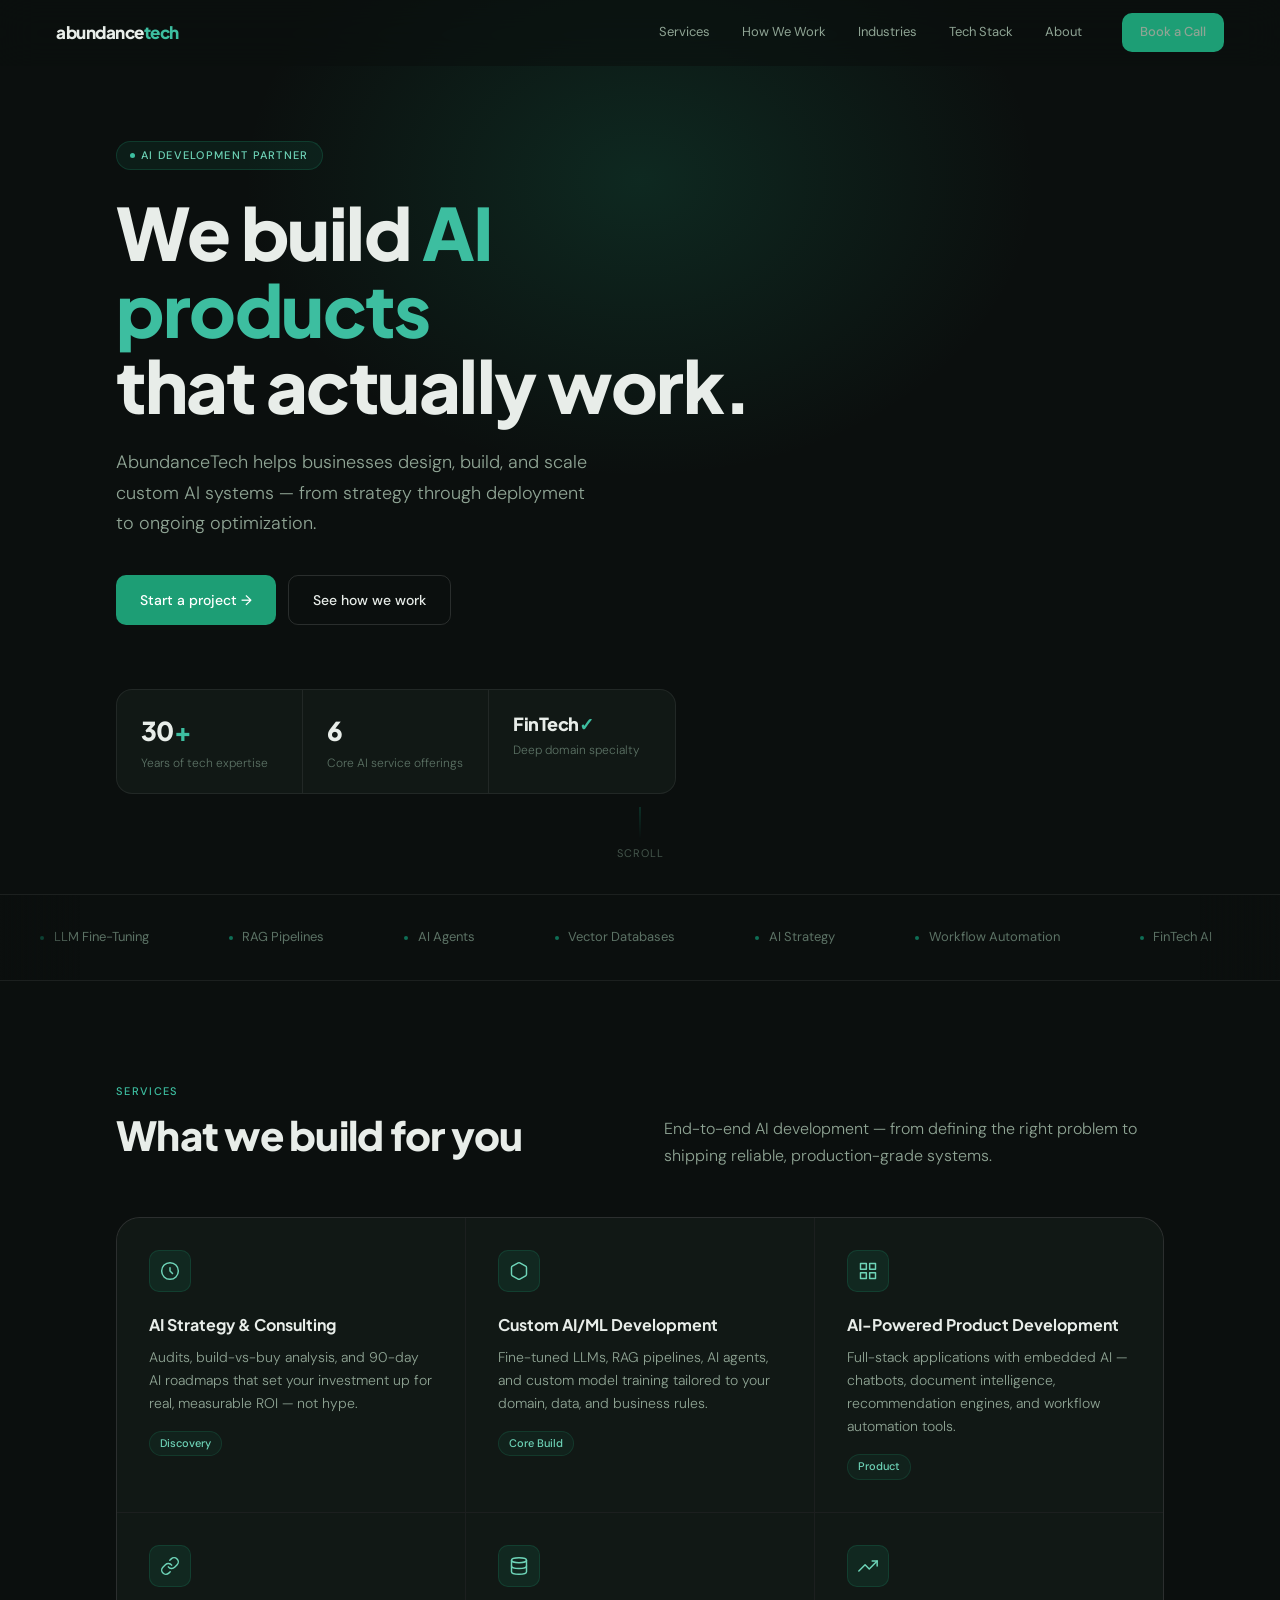
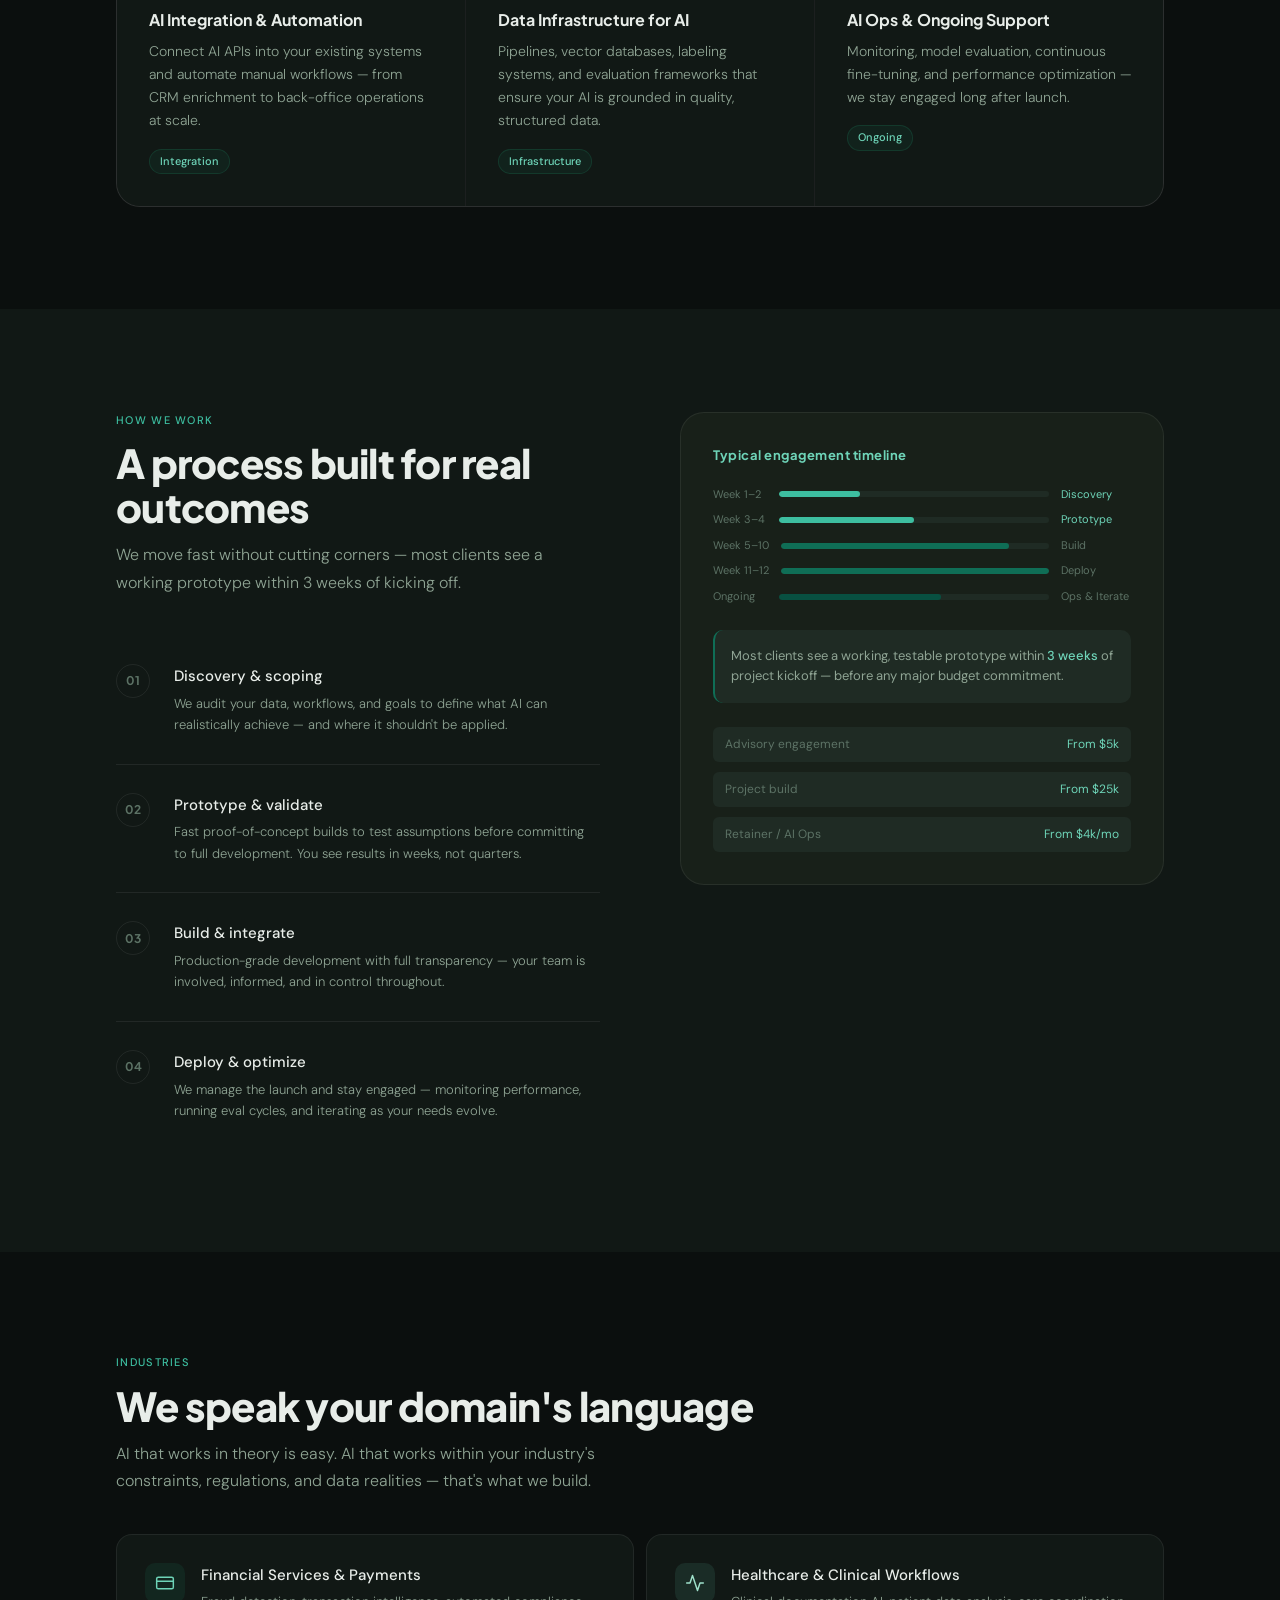
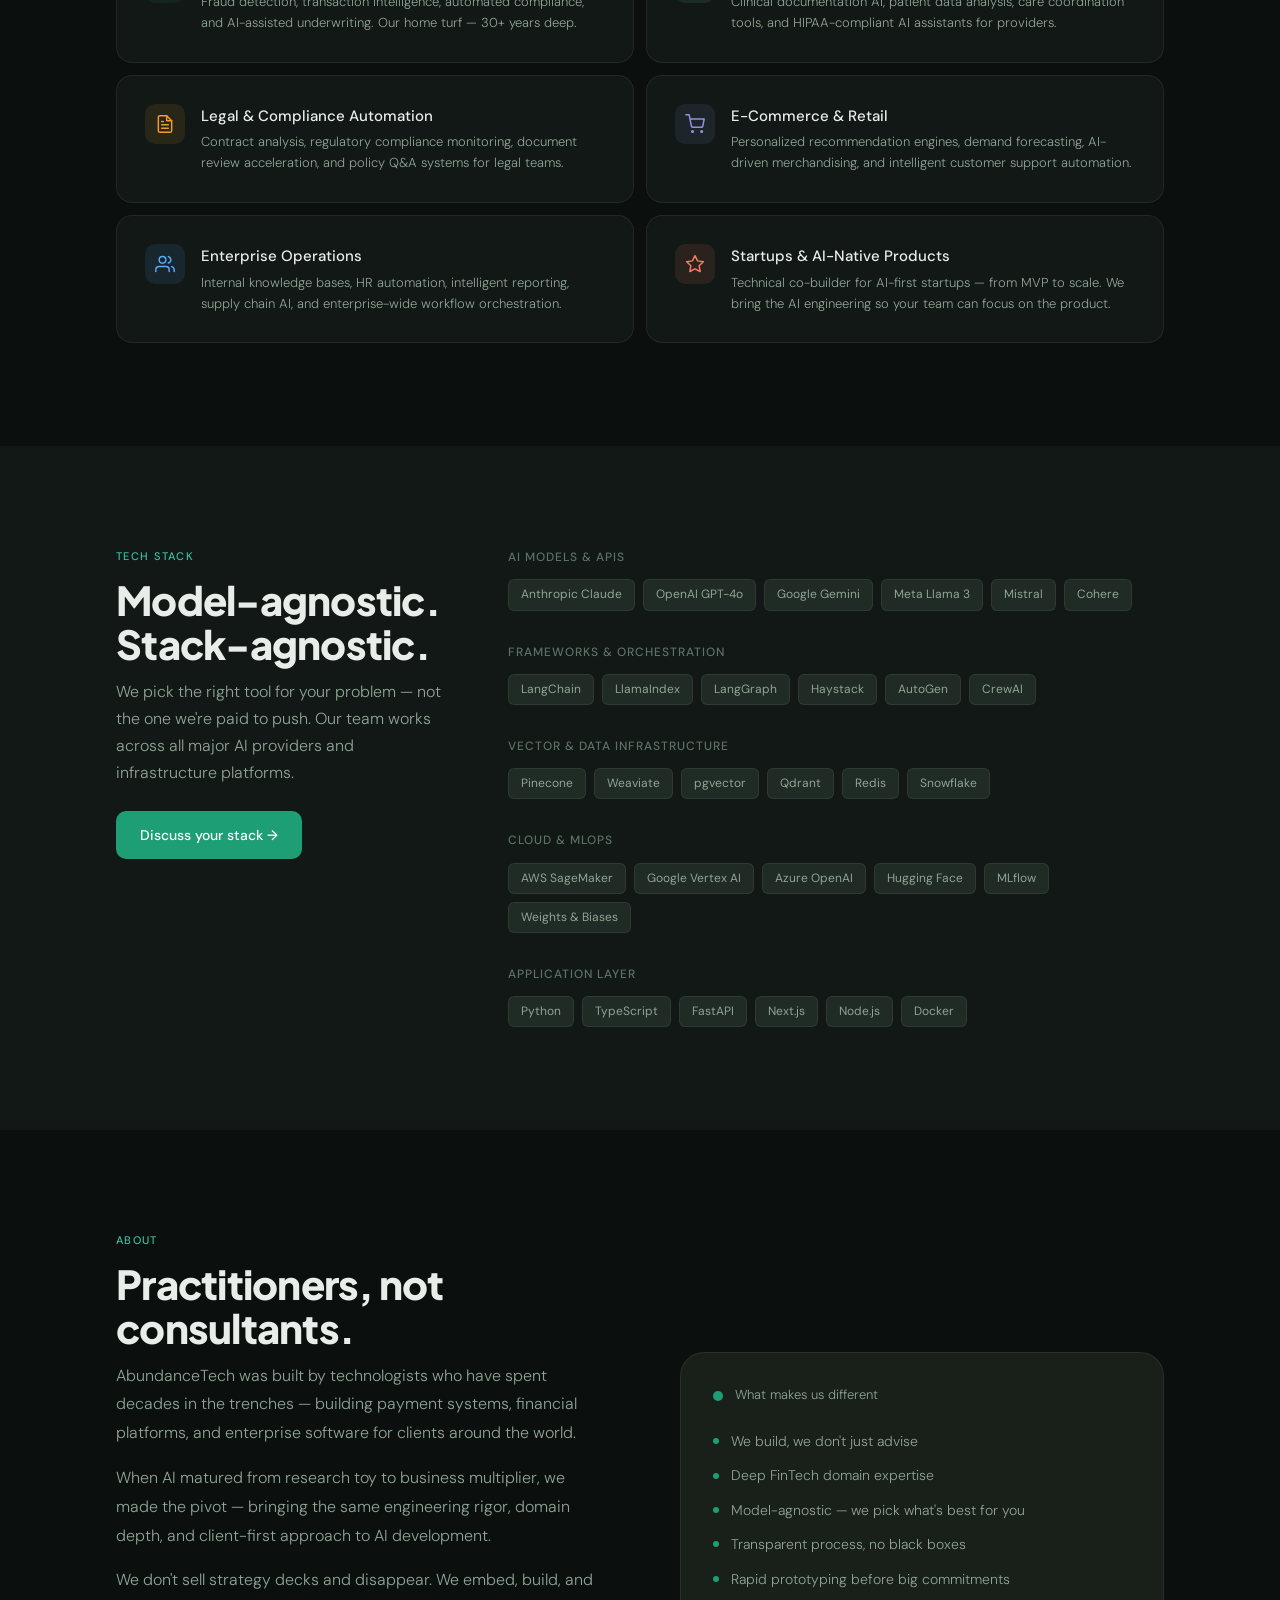
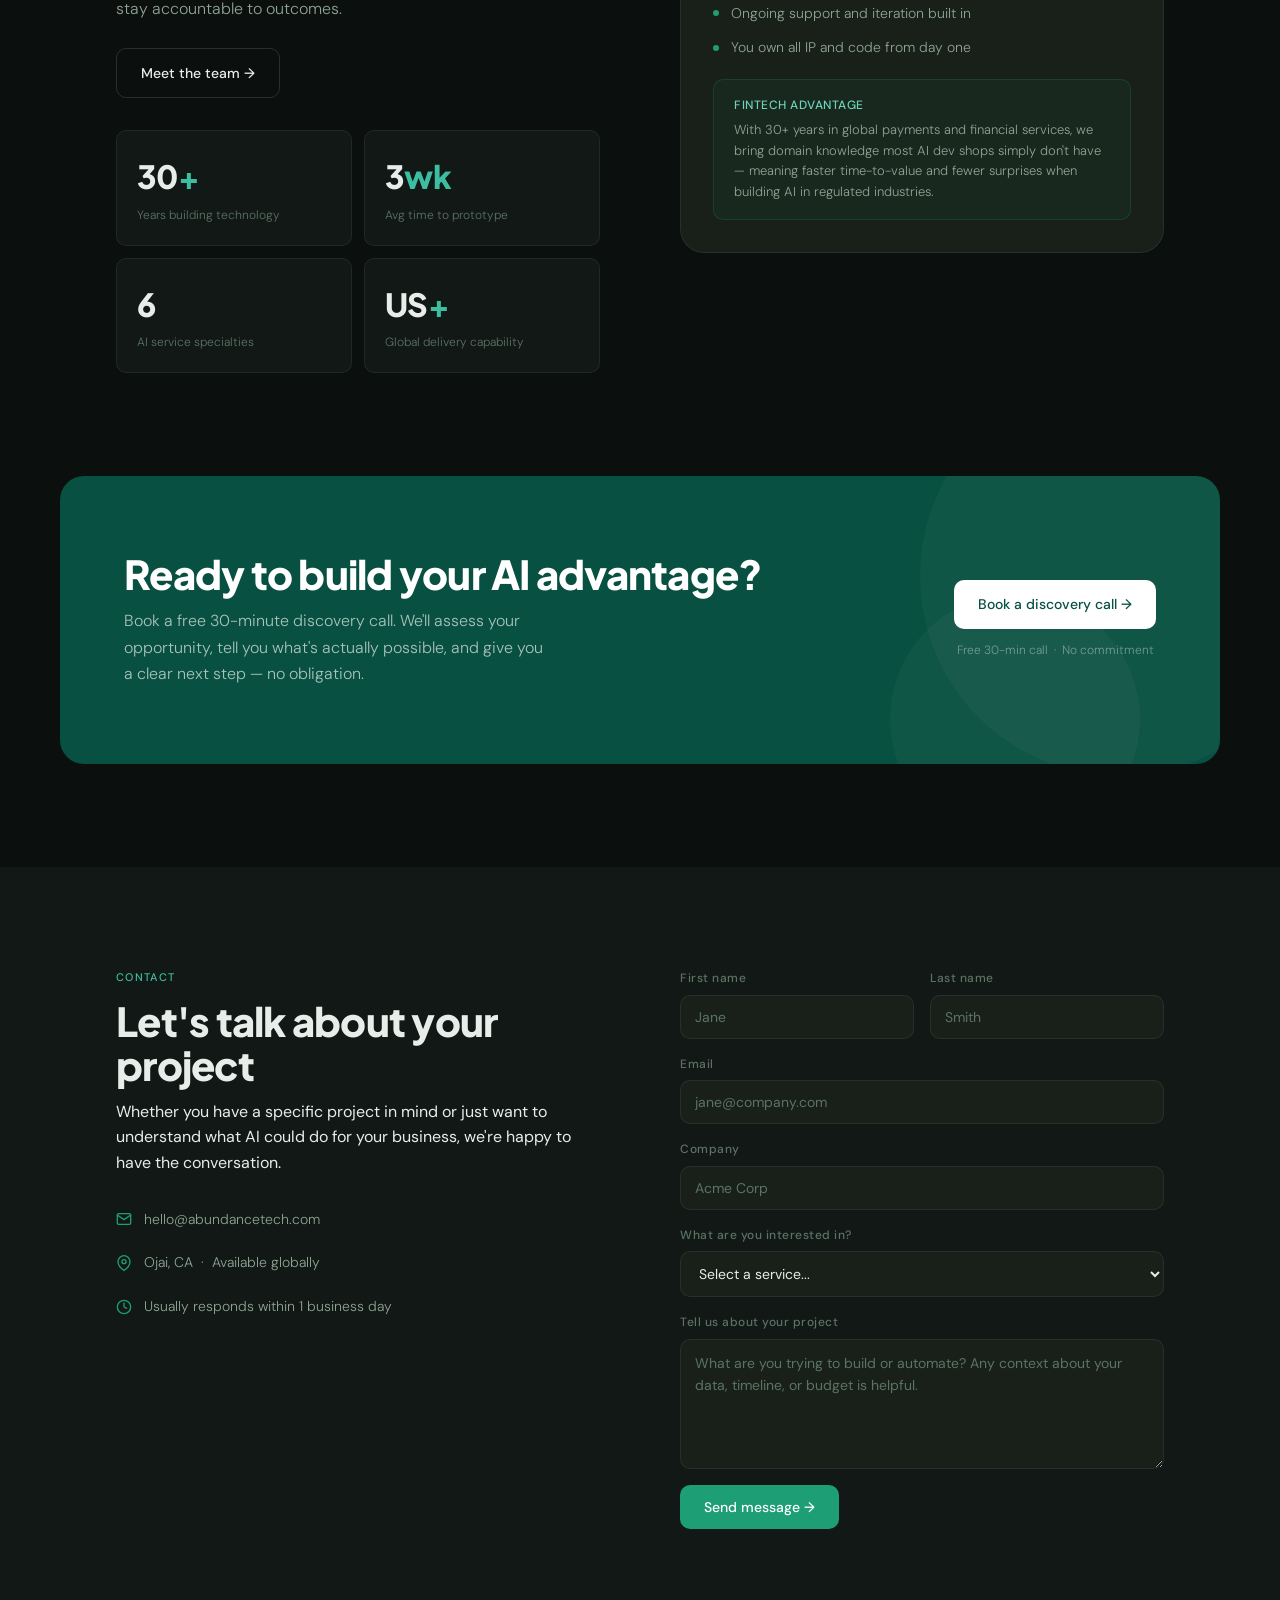
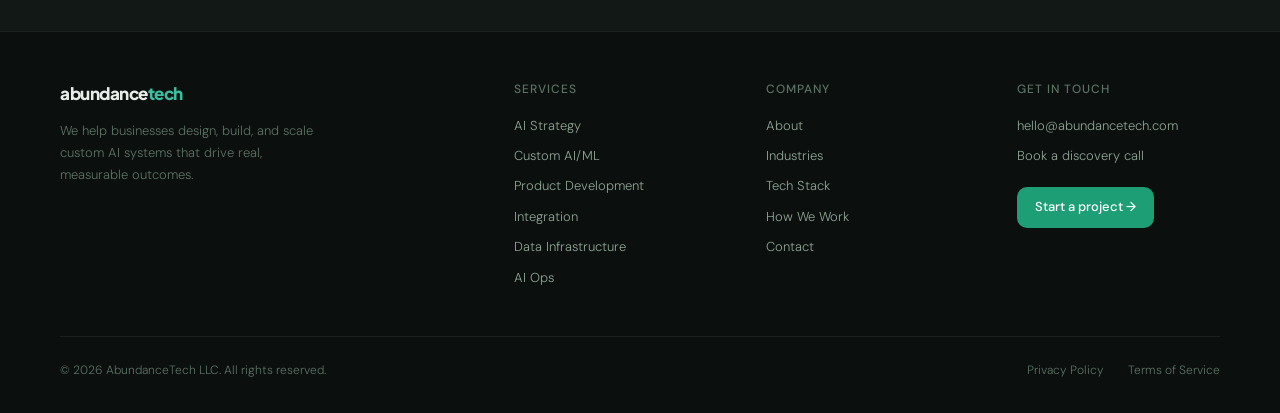
<file: index - 2026-05-21T090910.636.html>
<!DOCTYPE html>
<html lang="en">
<head>
<meta charset="UTF-8" />
<meta name="viewport" content="width=device-width, initial-scale=1.0" />
<title>AbundanceTech — AI Technology Development Services</title>
<meta name="description" content="AbundanceTech helps businesses design, build, and scale custom AI systems. From strategy to deployment — AI that actually works." />
<meta property="og:title" content="AbundanceTech — AI Technology Development Services" />
<meta property="og:description" content="We help businesses design, build, and scale custom AI systems that drive real outcomes." />
<meta property="og:type" content="website" />
<meta property="og:url" content="https://abundancetech.com" />
<link rel="preconnect" href="https://fonts.googleapis.com" />
<link rel="preconnect" href="https://fonts.gstatic.com" crossorigin />
<link href="https://fonts.googleapis.com/css2?family=Plus+Jakarta+Sans:wght@400;500;600;700;800&family=DM+Sans:opsz,wght@9..40,300;9..40,400;9..40,500&display=swap" rel="stylesheet" />
<style>
*,*::before,*::after{box-sizing:border-box;margin:0;padding:0}
html{scroll-behavior:smooth;font-size:16px}
body{font-family:'DM Sans',sans-serif;background:#0B0F0E;color:#E8EDE9;line-height:1.6;overflow-x:hidden;-webkit-font-smoothing:antialiased}
img{display:block;max-width:100%}
a{text-decoration:none;color:inherit}
:root{
  --g950:#041F16;--g900:#073324;--g800:#085041;--g700:#0F6E56;--g600:#1D9E75;
  --g500:#3DBEA0;--g400:#6ED4B8;--g300:#9FE1CB;--g200:#C5EFE0;--g100:#E1F5EE;
  --s0:#0B0F0E;--s1:#111815;--s2:#182019;--s3:#1F2B24;--s4:#263529;
  --tp:#E8EDE9;--ts:#8FA494;--tt:#5C7265;
  --bd:rgba(255,255,255,0.07);--bdl:rgba(255,255,255,0.13);
  --ff:'Plus Jakarta Sans',sans-serif;--fb:'DM Sans',sans-serif;
  --r-sm:6px;--r-md:10px;--r-lg:16px;--r-xl:24px;
  --mw:1160px;--px:clamp(1.25rem,5vw,3.5rem)
}
.container{max-width:var(--mw);margin:0 auto;padding:0 var(--px)}

/* ── Tag ── */
.tag{display:inline-flex;align-items:center;gap:6px;font-size:11px;font-weight:500;letter-spacing:1.3px;text-transform:uppercase;color:var(--g400);padding:5px 13px;background:rgba(29,158,117,0.1);border:.5px solid rgba(29,158,117,0.22);border-radius:100px}
.tag::before{content:'';width:5px;height:5px;border-radius:50%;background:var(--g500);flex-shrink:0}

/* ── Buttons ── */
.btn{display:inline-flex;align-items:center;gap:8px;border-radius:var(--r-md);font-family:var(--fb);font-size:14px;font-weight:500;cursor:pointer;border:none;transition:all .18s;white-space:nowrap;text-decoration:none}
.btn-primary{background:var(--g600);color:#fff;padding:13px 24px}
.btn-primary:hover{background:var(--g500);transform:translateY(-1px)}
.btn-ghost{background:transparent;color:var(--tp);padding:13px 24px;border:.5px solid var(--bdl)}
.btn-ghost:hover{background:var(--s3)}
.btn-white{background:#fff;color:var(--g800);padding:13px 24px}
.btn-white:hover{background:var(--g100);transform:translateY(-1px)}

/* ── Navbar ── */
#navbar{position:fixed;top:0;left:0;right:0;z-index:100;display:flex;align-items:center;justify-content:space-between;padding:0 var(--px);height:66px;background:rgba(11,15,14,.6);backdrop-filter:blur(18px);-webkit-backdrop-filter:blur(18px);border-bottom:.5px solid transparent;transition:border-color .3s,background .3s}
#navbar.scrolled{border-bottom-color:var(--bd);background:rgba(11,15,14,.92)}
.nav-logo{font-family:var(--ff);font-weight:800;font-size:17px;letter-spacing:-.5px}
.nav-logo span{color:var(--g500)}
.nav-links{display:flex;align-items:center;gap:2rem}
.nav-links a{font-size:13px;color:var(--ts);transition:color .2s}
.nav-links a:hover{color:var(--tp)}
.nav-cta{margin-left:.5rem}
.nav-hamburger{display:none;flex-direction:column;gap:5px;cursor:pointer;padding:4px;background:none;border:none}
.nav-hamburger span{display:block;width:22px;height:1.5px;background:var(--ts);border-radius:2px;transition:all .25s}
.mobile-menu{display:none;position:fixed;inset:0;top:66px;background:rgba(11,15,14,.97);backdrop-filter:blur(18px);z-index:99;flex-direction:column;align-items:center;justify-content:center;gap:2rem}
.mobile-menu.open{display:flex}
.mobile-menu a{font-family:var(--ff);font-size:22px;font-weight:700;color:var(--tp)}

/* ── Hero ── */
#hero{padding:140px var(--px) 100px;position:relative;overflow:hidden}
.hero-glow{position:absolute;top:-120px;left:50%;transform:translateX(-50%);width:800px;height:600px;background:radial-gradient(ellipse at center,rgba(29,158,117,.18) 0%,transparent 70%);pointer-events:none;z-index:0}
.hero-inner{position:relative;z-index:1;max-width:var(--mw);margin:0 auto}
.hero-eyebrow{margin-bottom:1.5rem}
.hero-h1{font-family:var(--ff);font-size:clamp(40px,6vw,72px);font-weight:800;letter-spacing:-1.5px;line-height:1.06;margin-bottom:1.5rem;max-width:700px}
.hero-h1 em{font-style:normal;color:var(--g500)}
.hero-sub{font-size:18px;color:var(--ts);max-width:480px;line-height:1.7;font-weight:300;margin-bottom:2.25rem}
.hero-ctas{display:flex;gap:12px;flex-wrap:wrap;margin-bottom:4rem}
.hero-stats{display:grid;grid-template-columns:repeat(3,1fr);border:.5px solid var(--bd);border-radius:var(--r-lg);overflow:hidden;max-width:560px;background:var(--s1)}
.hero-stat{padding:1.25rem 1.5rem;border-right:.5px solid var(--bd)}
.hero-stat:last-child{border-right:none}
.hero-stat-val{font-family:var(--ff);font-size:26px;font-weight:800;letter-spacing:-.75px;color:var(--tp)}
.hero-stat-val span{color:var(--g500)}
.hero-stat-label{font-size:12px;color:var(--tt);margin-top:2px;font-weight:300}
.hero-scroll{position:absolute;bottom:2rem;left:50%;transform:translateX(-50%);display:flex;flex-direction:column;align-items:center;gap:6px;font-size:11px;letter-spacing:1px;text-transform:uppercase;color:var(--tt);opacity:.7;animation:bounce 2s infinite}
.hero-scroll-line{width:1px;height:32px;background:linear-gradient(to bottom,var(--g700),transparent)}
@keyframes bounce{0%,100%{transform:translateX(-50%) translateY(0)}50%{transform:translateX(-50%) translateY(6px)}}

/* ── Marquee ── */
.marquee-wrap{padding:2rem 0;border-top:.5px solid var(--bd);border-bottom:.5px solid var(--bd);overflow:hidden;position:relative}
.marquee-wrap::before,.marquee-wrap::after{content:'';position:absolute;top:0;bottom:0;width:80px;z-index:2}
.marquee-wrap::before{left:0;background:linear-gradient(to right,var(--s0),transparent)}
.marquee-wrap::after{right:0;background:linear-gradient(to left,var(--s0),transparent)}
.marquee-track{display:flex;gap:0;animation:marquee 30s linear infinite;width:max-content}
.marquee-item{display:flex;align-items:center;gap:.6rem;font-size:13px;color:var(--tt);font-weight:400;padding:0 2.5rem;white-space:nowrap}
.marquee-item .dot{width:4px;height:4px;border-radius:50%;background:var(--g700);flex-shrink:0}
@keyframes marquee{from{transform:translateX(0)}to{transform:translateX(-50%)}}

/* ── Section shared ── */
section{padding:clamp(4rem,8vw,7rem) var(--px)}
.section-label{font-size:11px;font-weight:500;letter-spacing:1.3px;text-transform:uppercase;color:var(--g500);margin-bottom:.75rem}
.section-h{font-family:var(--ff);font-size:clamp(26px,3.5vw,40px);font-weight:800;letter-spacing:-.75px;line-height:1.1;margin-bottom:.75rem}
.section-sub{font-size:16px;color:var(--ts);max-width:500px;line-height:1.7;font-weight:300}

/* ── Services ── */
#services{background:var(--s0)}
.services-header{display:flex;justify-content:space-between;align-items:flex-end;gap:2rem;flex-wrap:wrap;margin-bottom:3rem}
.services-grid{display:grid;grid-template-columns:repeat(3,1fr);gap:1px;background:var(--bd);border:.5px solid var(--bd);border-radius:var(--r-xl);overflow:hidden}
.service-card{background:var(--s1);padding:2rem;transition:background .2s;position:relative;overflow:hidden}
.service-card::before{content:'';position:absolute;top:0;left:0;right:0;height:2px;background:linear-gradient(to right,transparent,var(--g700),transparent);opacity:0;transition:opacity .3s}
.service-card:hover{background:var(--s2)}
.service-card:hover::before{opacity:1}
.svc-icon{width:42px;height:42px;border-radius:var(--r-md);background:rgba(29,158,117,0.12);border:.5px solid rgba(29,158,117,0.2);display:flex;align-items:center;justify-content:center;margin-bottom:1.25rem}
.svc-icon svg{width:20px;height:20px;stroke:var(--g400);fill:none;stroke-width:1.75;stroke-linecap:round;stroke-linejoin:round}
.svc-title{font-family:var(--ff);font-size:16px;font-weight:700;margin-bottom:.5rem;color:var(--tp)}
.svc-desc{font-size:14px;color:var(--ts);line-height:1.65;font-weight:300}
.svc-pill{display:inline-block;margin-top:1rem;font-size:11px;font-weight:500;color:var(--g400);background:rgba(29,158,117,0.08);border:.5px solid rgba(29,158,117,0.18);padding:3px 10px;border-radius:100px}

/* ── How We Work ── */
#process{background:var(--s1)}
.process-layout{display:grid;grid-template-columns:1fr 1fr;gap:5rem;align-items:start}
.process-steps{display:flex;flex-direction:column;gap:0}
.process-step{display:flex;gap:1.5rem;padding:1.75rem 0;border-bottom:.5px solid var(--bd);position:relative}
.process-step:last-child{border-bottom:none}
.process-step.active .step-num{color:var(--g500);background:rgba(29,158,117,0.12)}
.step-num{font-family:var(--ff);font-size:12px;font-weight:700;color:var(--tt);min-width:34px;height:34px;border-radius:50%;display:flex;align-items:center;justify-content:center;border:.5px solid var(--bd);flex-shrink:0;transition:all .2s}
.step-body-title{font-size:15px;font-weight:500;margin-bottom:.3rem;color:var(--tp)}
.step-body-desc{font-size:13px;color:var(--ts);line-height:1.65;font-weight:300}
.process-visual{background:var(--s2);border:.5px solid var(--bd);border-radius:var(--r-xl);padding:2rem;position:sticky;top:100px}
.pv-title{font-family:var(--ff);font-size:13px;font-weight:700;color:var(--g400);margin-bottom:1.25rem;letter-spacing:.5px}
.pv-timeline{display:flex;flex-direction:column;gap:.5rem}
.pv-week{display:flex;align-items:center;gap:.75rem;font-size:13px;color:var(--ts)}
.pv-week-bar-wrap{flex:1;height:6px;background:var(--s3);border-radius:3px;overflow:hidden}
.pv-week-bar{height:100%;border-radius:3px;background:var(--g700)}
.pv-week-bar.active{background:var(--g500)}
.pv-week-label{min-width:54px;font-size:11px;color:var(--tt)}
.pv-note{margin-top:1.5rem;padding:1rem;background:var(--s3);border-radius:var(--r-md);font-size:13px;color:var(--ts);line-height:1.6;border-left:2px solid var(--g700)}

/* ── Industries ── */
#industries{background:var(--s0)}
.industries-grid{display:grid;grid-template-columns:repeat(2,1fr);gap:12px;margin-top:2.5rem}
.ind-card{background:var(--s1);border:.5px solid var(--bd);border-radius:var(--r-lg);padding:1.75rem;display:flex;gap:1rem;align-items:flex-start;transition:border-color .2s,background .2s}
.ind-card:hover{background:var(--s2);border-color:var(--bdl)}
.ind-icon{width:40px;height:40px;border-radius:var(--r-md);display:flex;align-items:center;justify-content:center;flex-shrink:0}
.ind-icon svg{width:20px;height:20px;stroke-width:1.75;stroke-linecap:round;stroke-linejoin:round;fill:none}
.ind-title{font-size:15px;font-weight:500;margin-bottom:.3rem;color:var(--tp)}
.ind-desc{font-size:13px;color:var(--ts);line-height:1.6;font-weight:300}

/* ── Tech Stack ── */
#tech{background:var(--s1)}
.tech-layout{display:grid;grid-template-columns:1fr 2fr;gap:4rem;align-items:start}
.tech-categories{display:flex;flex-direction:column;gap:2rem}
.tech-cat-title{font-size:12px;font-weight:500;letter-spacing:1px;text-transform:uppercase;color:var(--tt);margin-bottom:.75rem}
.tech-chips{display:flex;flex-wrap:wrap;gap:8px}
.chip{font-size:12px;background:var(--s3);border:.5px solid var(--bd);border-radius:var(--r-sm);padding:5px 12px;color:var(--ts);font-weight:400;transition:all .15s}
.chip:hover{background:var(--s4);border-color:var(--bdl);color:var(--tp)}

/* ── About ── */
#about{background:var(--s0)}
.about-layout{display:grid;grid-template-columns:1fr 1fr;gap:5rem;align-items:center}
.about-copy p{font-size:16px;color:var(--ts);line-height:1.8;font-weight:300;margin-bottom:1rem}
.about-copy p:last-child{margin-bottom:1.5rem}
.about-metrics{display:grid;grid-template-columns:1fr 1fr;gap:12px;margin-top:2rem}
.about-metric{background:var(--s1);border:.5px solid var(--bd);border-radius:var(--r-md);padding:1.25rem}
.about-metric-val{font-family:var(--ff);font-size:32px;font-weight:800;letter-spacing:-.75px;color:var(--tp)}
.about-metric-val span{color:var(--g500)}
.about-metric-label{font-size:12px;color:var(--tt);margin-top:3px;font-weight:300}
.about-visual{position:relative}
.about-card{background:var(--s2);border:.5px solid var(--bd);border-radius:var(--r-xl);padding:2rem}
.about-card-header{display:flex;align-items:center;gap:.75rem;margin-bottom:1.5rem}
.about-card-dot{width:10px;height:10px;border-radius:50%;background:var(--g600)}
.about-card-title{font-size:13px;color:var(--ts);font-weight:300}
.about-list{display:flex;flex-direction:column;gap:.75rem}
.about-list-item{display:flex;align-items:center;gap:.75rem;font-size:14px;color:var(--ts);font-weight:300}
.about-list-item::before{content:'';width:6px;height:6px;border-radius:50%;background:var(--g600);flex-shrink:0}
.fintech-badge{margin-top:1.25rem;padding:1rem 1.25rem;background:rgba(29,158,117,0.07);border:.5px solid rgba(29,158,117,0.2);border-radius:var(--r-md)}
.fintech-badge-title{font-size:12px;font-weight:500;color:var(--g400);margin-bottom:.3rem;letter-spacing:.5px;text-transform:uppercase}
.fintech-badge-text{font-size:13px;color:var(--ts);font-weight:300;line-height:1.6}

/* ── CTA ── */
#cta{padding:clamp(4rem,8vw,7rem) var(--px)}
.cta-box{background:var(--g800);border-radius:var(--r-xl);padding:clamp(3rem,6vw,5rem) clamp(2rem,5vw,4rem);position:relative;overflow:hidden;display:flex;justify-content:space-between;align-items:center;gap:2rem;flex-wrap:wrap}
.cta-box::before{content:'';position:absolute;right:-100px;top:-100px;width:400px;height:400px;border-radius:50%;background:rgba(255,255,255,0.03);pointer-events:none}
.cta-box::after{content:'';position:absolute;right:80px;bottom:-80px;width:250px;height:250px;border-radius:50%;background:rgba(255,255,255,0.03);pointer-events:none}
.cta-copy{position:relative;z-index:1}
.cta-copy h2{font-family:var(--ff);font-size:clamp(26px,3.5vw,40px);font-weight:800;letter-spacing:-.75px;margin-bottom:.75rem;color:#fff;line-height:1.1}
.cta-copy p{font-size:16px;color:rgba(255,255,255,.65);font-weight:300;max-width:420px;line-height:1.65}
.cta-actions{display:flex;gap:12px;flex-direction:column;position:relative;z-index:1;flex-shrink:0}
.cta-note{font-size:12px;color:rgba(255,255,255,.4);text-align:center;font-weight:300}

/* ── Contact ── */
#contact{background:var(--s1);padding:clamp(4rem,8vw,7rem) var(--px)}
.contact-layout{display:grid;grid-template-columns:1fr 1fr;gap:5rem;align-items:start}
.contact-info p{font-size:15px;color:var(--ts);line-height:1.75;font-weight:300;margin-bottom:2rem}
.contact-detail{display:flex;align-items:center;gap:.75rem;font-size:14px;color:var(--ts);margin-bottom:.75rem;font-weight:300}
.contact-detail svg{width:16px;height:16px;stroke:var(--g600);fill:none;stroke-width:2;stroke-linecap:round;stroke-linejoin:round;flex-shrink:0}
.contact-form{display:flex;flex-direction:column;gap:1rem}
.form-row{display:grid;grid-template-columns:1fr 1fr;gap:1rem}
.form-group{display:flex;flex-direction:column;gap:.4rem}
.form-label{font-size:12px;font-weight:500;color:var(--tt);letter-spacing:.5px}
.form-input,.form-textarea{background:var(--s2);border:.5px solid var(--bd);border-radius:var(--r-md);padding:12px 14px;font-family:var(--fb);font-size:14px;color:var(--tp);outline:none;transition:border-color .2s;width:100%}
.form-input::placeholder,.form-textarea::placeholder{color:var(--tt)}
.form-input:focus,.form-textarea:focus{border-color:var(--g700)}
.form-textarea{resize:vertical;min-height:130px;line-height:1.6}
.form-submit{align-self:flex-start}

/* ── Footer ── */
footer{background:var(--s0);border-top:.5px solid var(--bd);padding:3rem var(--px) 2rem}
.footer-inner{max-width:var(--mw);margin:0 auto}
.footer-top{display:grid;grid-template-columns:2fr 1fr 1fr 1fr;gap:3rem;margin-bottom:3rem}
.footer-brand p{font-size:13px;color:var(--tt);line-height:1.7;font-weight:300;margin-top:.75rem;max-width:260px}
.footer-col-title{font-size:12px;font-weight:500;letter-spacing:1px;text-transform:uppercase;color:var(--tt);margin-bottom:1rem}
.footer-links{display:flex;flex-direction:column;gap:.6rem}
.footer-links a{font-size:13px;color:var(--ts);transition:color .2s;font-weight:300}
.footer-links a:hover{color:var(--tp)}
.footer-bottom{border-top:.5px solid var(--bd);padding-top:1.5rem;display:flex;justify-content:space-between;align-items:center;gap:1rem;flex-wrap:wrap}
.footer-copy{font-size:12px;color:var(--tt);font-weight:300}
.footer-legal{display:flex;gap:1.5rem}
.footer-legal a{font-size:12px;color:var(--tt);font-weight:300;transition:color .2s}
.footer-legal a:hover{color:var(--ts)}

/* ── Divider ── */
.divider{height:.5px;background:var(--bd);max-width:var(--mw);margin:0 auto}

/* ── Animations ── */
.fade-up{opacity:0;transform:translateY(28px);transition:opacity .6s ease,transform .6s ease}
.fade-up.visible{opacity:1;transform:translateY(0)}
.fade-up-delay-1{transition-delay:.1s}
.fade-up-delay-2{transition-delay:.2s}
.fade-up-delay-3{transition-delay:.3s}

/* ── Responsive ── */
@media(max-width:960px){
  .services-grid{grid-template-columns:repeat(2,1fr)}
  .process-layout{grid-template-columns:1fr}
  .process-visual{position:static}
  .tech-layout{grid-template-columns:1fr}
  .about-layout{grid-template-columns:1fr}
  .contact-layout{grid-template-columns:1fr}
  .footer-top{grid-template-columns:1fr 1fr}
}
@media(max-width:640px){
  .nav-links{display:none}
  .nav-hamburger{display:flex}
  .services-grid{grid-template-columns:1fr}
  .industries-grid{grid-template-columns:1fr}
  .form-row{grid-template-columns:1fr}
  .hero-stats{grid-template-columns:1fr;max-width:280px}
  .hero-stat{border-right:none;border-bottom:.5px solid var(--bd)}
  .hero-stat:last-child{border-bottom:none}
  .footer-top{grid-template-columns:1fr}
  .cta-box{flex-direction:column}
  .about-metrics{grid-template-columns:1fr 1fr}
}
</style>
</head>
<body>

<!-- ── Navbar ── -->
<nav id="navbar">
  <a href="#" class="nav-logo">abundance<span>tech</span></a>
  <div class="nav-links">
    <a href="#services">Services</a>
    <a href="#process">How We Work</a>
    <a href="#industries">Industries</a>
    <a href="#tech">Tech Stack</a>
    <a href="#about">About</a>
    <a href="#contact" class="btn btn-primary nav-cta" style="padding:9px 18px;font-size:13px">Book a Call</a>
  </div>
  <button class="nav-hamburger" id="hamburger" aria-label="Open menu">
    <span></span><span></span><span></span>
  </button>
</nav>

<!-- Mobile Menu -->
<div class="mobile-menu" id="mobileMenu">
  <a href="#services" class="mobile-link">Services</a>
  <a href="#process" class="mobile-link">How We Work</a>
  <a href="#industries" class="mobile-link">Industries</a>
  <a href="#tech" class="mobile-link">Tech Stack</a>
  <a href="#about" class="mobile-link">About</a>
  <a href="#contact" class="btn btn-primary">Book a Call</a>
</div>

<!-- ── Hero ── -->
<section id="hero">
  <div class="hero-glow"></div>
  <div class="hero-inner container">
    <div class="hero-eyebrow tag fade-up">AI Development Partner</div>
    <h1 class="hero-h1 fade-up fade-up-delay-1">We build <em>AI products</em><br>that actually work.</h1>
    <p class="hero-sub fade-up fade-up-delay-2">AbundanceTech helps businesses design, build, and scale custom AI systems — from strategy through deployment to ongoing optimization.</p>
    <div class="hero-ctas fade-up fade-up-delay-3">
      <a href="#contact" class="btn btn-primary">Start a project &rarr;</a>
      <a href="#process" class="btn btn-ghost">See how we work</a>
    </div>
    <div class="hero-stats fade-up fade-up-delay-3">
      <div class="hero-stat">
        <div class="hero-stat-val">30<span>+</span></div>
        <div class="hero-stat-label">Years of tech expertise</div>
      </div>
      <div class="hero-stat">
        <div class="hero-stat-val">6</div>
        <div class="hero-stat-label">Core AI service offerings</div>
      </div>
      <div class="hero-stat">
        <div class="hero-stat-val" style="font-size:18px;letter-spacing:-.5px">FinTech<span>&#10003;</span></div>
        <div class="hero-stat-label">Deep domain specialty</div>
      </div>
    </div>
  </div>
  <div class="hero-scroll" aria-hidden="true">
    <div class="hero-scroll-line"></div>
    <span>scroll</span>
  </div>
</section>

<!-- ── Marquee ── -->
<div class="marquee-wrap" aria-hidden="true">
  <div class="marquee-track" id="marquee">
    <span class="marquee-item"><span class="dot"></span>LLM Fine-Tuning</span>
    <span class="marquee-item"><span class="dot"></span>RAG Pipelines</span>
    <span class="marquee-item"><span class="dot"></span>AI Agents</span>
    <span class="marquee-item"><span class="dot"></span>Vector Databases</span>
    <span class="marquee-item"><span class="dot"></span>AI Strategy</span>
    <span class="marquee-item"><span class="dot"></span>Workflow Automation</span>
    <span class="marquee-item"><span class="dot"></span>FinTech AI</span>
    <span class="marquee-item"><span class="dot"></span>Document Intelligence</span>
    <span class="marquee-item"><span class="dot"></span>AI Ops</span>
    <span class="marquee-item"><span class="dot"></span>Prompt Engineering</span>
    <span class="marquee-item"><span class="dot"></span>Model Evaluation</span>
    <span class="marquee-item"><span class="dot"></span>Data Infrastructure</span>
    <span class="marquee-item"><span class="dot"></span>LLM Fine-Tuning</span>
    <span class="marquee-item"><span class="dot"></span>RAG Pipelines</span>
    <span class="marquee-item"><span class="dot"></span>AI Agents</span>
    <span class="marquee-item"><span class="dot"></span>Vector Databases</span>
    <span class="marquee-item"><span class="dot"></span>AI Strategy</span>
    <span class="marquee-item"><span class="dot"></span>Workflow Automation</span>
    <span class="marquee-item"><span class="dot"></span>FinTech AI</span>
    <span class="marquee-item"><span class="dot"></span>Document Intelligence</span>
    <span class="marquee-item"><span class="dot"></span>AI Ops</span>
    <span class="marquee-item"><span class="dot"></span>Prompt Engineering</span>
    <span class="marquee-item"><span class="dot"></span>Model Evaluation</span>
    <span class="marquee-item"><span class="dot"></span>Data Infrastructure</span>
  </div>
</div>

<!-- ── Services ── -->
<section id="services">
  <div class="container">
    <div class="services-header">
      <div>
        <div class="section-label">Services</div>
        <h2 class="section-h">What we build for you</h2>
      </div>
      <p class="section-sub" style="margin-bottom:0">End-to-end AI development — from defining the right problem to shipping reliable, production-grade systems.</p>
    </div>
    <div class="services-grid">

      <div class="service-card fade-up">
        <div class="svc-icon">
          <svg viewBox="0 0 24 24"><circle cx="12" cy="12" r="10"/><path d="M12 8v4l3 3"/></svg>
        </div>
        <div class="svc-title">AI Strategy &amp; Consulting</div>
        <div class="svc-desc">Audits, build-vs-buy analysis, and 90-day AI roadmaps that set your investment up for real, measurable ROI — not hype.</div>
        <div class="svc-pill">Discovery</div>
      </div>

      <div class="service-card fade-up fade-up-delay-1">
        <div class="svc-icon">
          <svg viewBox="0 0 24 24"><path d="M21 16V8a2 2 0 0 0-1-1.73l-7-4a2 2 0 0 0-2 0l-7 4A2 2 0 0 0 3 8v8a2 2 0 0 0 1 1.73l7 4a2 2 0 0 0 2 0l7-4A2 2 0 0 0 21 16z"/></svg>
        </div>
        <div class="svc-title">Custom AI/ML Development</div>
        <div class="svc-desc">Fine-tuned LLMs, RAG pipelines, AI agents, and custom model training tailored to your domain, data, and business rules.</div>
        <div class="svc-pill">Core Build</div>
      </div>

      <div class="service-card fade-up fade-up-delay-2">
        <div class="svc-icon">
          <svg viewBox="0 0 24 24"><rect x="3" y="3" width="7" height="7"/><rect x="14" y="3" width="7" height="7"/><rect x="14" y="14" width="7" height="7"/><rect x="3" y="14" width="7" height="7"/></svg>
        </div>
        <div class="svc-title">AI-Powered Product Development</div>
        <div class="svc-desc">Full-stack applications with embedded AI — chatbots, document intelligence, recommendation engines, and workflow automation tools.</div>
        <div class="svc-pill">Product</div>
      </div>

      <div class="service-card fade-up">
        <div class="svc-icon">
          <svg viewBox="0 0 24 24"><path d="M10 13a5 5 0 0 0 7.54.54l3-3a5 5 0 0 0-7.07-7.07l-1.72 1.71"/><path d="M14 11a5 5 0 0 0-7.54-.54l-3 3a5 5 0 0 0 7.07 7.07l1.71-1.71"/></svg>
        </div>
        <div class="svc-title">AI Integration &amp; Automation</div>
        <div class="svc-desc">Connect AI APIs into your existing systems and automate manual workflows — from CRM enrichment to back-office operations at scale.</div>
        <div class="svc-pill">Integration</div>
      </div>

      <div class="service-card fade-up fade-up-delay-1">
        <div class="svc-icon">
          <svg viewBox="0 0 24 24"><ellipse cx="12" cy="5" rx="9" ry="3"/><path d="M21 12c0 1.66-4 3-9 3s-9-1.34-9-3"/><path d="M3 5v14c0 1.66 4 3 9 3s9-1.34 9-3V5"/></svg>
        </div>
        <div class="svc-title">Data Infrastructure for AI</div>
        <div class="svc-desc">Pipelines, vector databases, labeling systems, and evaluation frameworks that ensure your AI is grounded in quality, structured data.</div>
        <div class="svc-pill">Infrastructure</div>
      </div>

      <div class="service-card fade-up fade-up-delay-2">
        <div class="svc-icon">
          <svg viewBox="0 0 24 24"><polyline points="23 6 13.5 15.5 8.5 10.5 1 18"/><polyline points="17 6 23 6 23 12"/></svg>
        </div>
        <div class="svc-title">AI Ops &amp; Ongoing Support</div>
        <div class="svc-desc">Monitoring, model evaluation, continuous fine-tuning, and performance optimization — we stay engaged long after launch.</div>
        <div class="svc-pill">Ongoing</div>
      </div>

    </div>
  </div>
</section>

<!-- ── Process ── -->
<section id="process">
  <div class="container">
    <div class="process-layout">
      <div>
        <div class="section-label fade-up">How We Work</div>
        <h2 class="section-h fade-up">A process built for real outcomes</h2>
        <p class="section-sub fade-up" style="margin-bottom:2.5rem">We move fast without cutting corners — most clients see a working prototype within 3 weeks of kicking off.</p>
        <div class="process-steps">
          <div class="process-step fade-up">
            <div class="step-num">01</div>
            <div>
              <div class="step-body-title">Discovery &amp; scoping</div>
              <div class="step-body-desc">We audit your data, workflows, and goals to define what AI can realistically achieve — and where it shouldn't be applied.</div>
            </div>
          </div>
          <div class="process-step fade-up fade-up-delay-1">
            <div class="step-num">02</div>
            <div>
              <div class="step-body-title">Prototype &amp; validate</div>
              <div class="step-body-desc">Fast proof-of-concept builds to test assumptions before committing to full development. You see results in weeks, not quarters.</div>
            </div>
          </div>
          <div class="process-step fade-up fade-up-delay-2">
            <div class="step-num">03</div>
            <div>
              <div class="step-body-title">Build &amp; integrate</div>
              <div class="step-body-desc">Production-grade development with full transparency — your team is involved, informed, and in control throughout.</div>
            </div>
          </div>
          <div class="process-step fade-up fade-up-delay-3">
            <div class="step-num">04</div>
            <div>
              <div class="step-body-title">Deploy &amp; optimize</div>
              <div class="step-body-desc">We manage the launch and stay engaged — monitoring performance, running eval cycles, and iterating as your needs evolve.</div>
            </div>
          </div>
        </div>
      </div>
      <div class="process-visual fade-up fade-up-delay-1">
        <div class="pv-title">Typical engagement timeline</div>
        <div class="pv-timeline">
          <div class="pv-week">
            <div class="pv-week-label">Week 1–2</div>
            <div class="pv-week-bar-wrap"><div class="pv-week-bar active" style="width:30%"></div></div>
            <span style="font-size:11px;color:var(--g400);min-width:70px">Discovery</span>
          </div>
          <div class="pv-week">
            <div class="pv-week-label">Week 3–4</div>
            <div class="pv-week-bar-wrap"><div class="pv-week-bar active" style="width:50%"></div></div>
            <span style="font-size:11px;color:var(--g400);min-width:70px">Prototype</span>
          </div>
          <div class="pv-week">
            <div class="pv-week-label">Week 5–10</div>
            <div class="pv-week-bar-wrap"><div class="pv-week-bar" style="width:85%"></div></div>
            <span style="font-size:11px;color:var(--tt);min-width:70px">Build</span>
          </div>
          <div class="pv-week">
            <div class="pv-week-label">Week 11–12</div>
            <div class="pv-week-bar-wrap"><div class="pv-week-bar" style="width:100%"></div></div>
            <span style="font-size:11px;color:var(--tt);min-width:70px">Deploy</span>
          </div>
          <div class="pv-week">
            <div class="pv-week-label">Ongoing</div>
            <div class="pv-week-bar-wrap"><div class="pv-week-bar" style="width:60%;background:var(--g800)"></div></div>
            <span style="font-size:11px;color:var(--tt);min-width:70px">Ops &amp; Iterate</span>
          </div>
        </div>
        <div class="pv-note">Most clients see a working, testable prototype within <strong style="color:var(--g400);font-weight:500">3 weeks</strong> of project kickoff — before any major budget commitment.</div>
        <div style="margin-top:1.5rem;display:flex;flex-direction:column;gap:.6rem">
          <div style="display:flex;justify-content:space-between;font-size:12px;color:var(--tt);padding:8px 12px;background:var(--s3);border-radius:var(--r-sm)">
            <span>Advisory engagement</span><span style="color:var(--g400)">From $5k</span>
          </div>
          <div style="display:flex;justify-content:space-between;font-size:12px;color:var(--tt);padding:8px 12px;background:var(--s3);border-radius:var(--r-sm)">
            <span>Project build</span><span style="color:var(--g400)">From $25k</span>
          </div>
          <div style="display:flex;justify-content:space-between;font-size:12px;color:var(--tt);padding:8px 12px;background:var(--s3);border-radius:var(--r-sm)">
            <span>Retainer / AI Ops</span><span style="color:var(--g400)">From $4k/mo</span>
          </div>
        </div>
      </div>
    </div>
  </div>
</section>

<!-- ── Industries ── -->
<section id="industries">
  <div class="container">
    <div class="section-label fade-up">Industries</div>
    <h2 class="section-h fade-up">We speak your domain's language</h2>
    <p class="section-sub fade-up">AI that works in theory is easy. AI that works within your industry's constraints, regulations, and data realities — that's what we build.</p>
    <div class="industries-grid">

      <div class="ind-card fade-up">
        <div class="ind-icon" style="background:rgba(29,158,117,0.1)">
          <svg style="stroke:var(--g400)" viewBox="0 0 24 24"><rect x="2" y="5" width="20" height="14" rx="2"/><line x1="2" y1="10" x2="22" y2="10"/></svg>
        </div>
        <div>
          <div class="ind-title">Financial Services &amp; Payments</div>
          <div class="ind-desc">Fraud detection, transaction intelligence, automated compliance, and AI-assisted underwriting. Our home turf — 30+ years deep.</div>
        </div>
      </div>

      <div class="ind-card fade-up fade-up-delay-1">
        <div class="ind-icon" style="background:rgba(110,212,184,0.1)">
          <svg style="stroke:var(--g300)" viewBox="0 0 24 24"><path d="M22 12h-4l-3 9L9 3l-3 9H2"/></svg>
        </div>
        <div>
          <div class="ind-title">Healthcare &amp; Clinical Workflows</div>
          <div class="ind-desc">Clinical documentation AI, patient data analysis, care coordination tools, and HIPAA-compliant AI assistants for providers.</div>
        </div>
      </div>

      <div class="ind-card fade-up">
        <div class="ind-icon" style="background:rgba(239,159,39,0.1)">
          <svg style="stroke:#EF9F27" viewBox="0 0 24 24"><path d="M14 2H6a2 2 0 0 0-2 2v16a2 2 0 0 0 2 2h12a2 2 0 0 0 2-2V8z"/><polyline points="14 2 14 8 20 8"/><line x1="16" y1="13" x2="8" y2="13"/><line x1="16" y1="17" x2="8" y2="17"/><polyline points="10 9 9 9 8 9"/></svg>
        </div>
        <div>
          <div class="ind-title">Legal &amp; Compliance Automation</div>
          <div class="ind-desc">Contract analysis, regulatory compliance monitoring, document review acceleration, and policy Q&amp;A systems for legal teams.</div>
        </div>
      </div>

      <div class="ind-card fade-up fade-up-delay-1">
        <div class="ind-icon" style="background:rgba(135,138,221,0.1)">
          <svg style="stroke:#8F92E0" viewBox="0 0 24 24"><circle cx="9" cy="21" r="1"/><circle cx="20" cy="21" r="1"/><path d="M1 1h4l2.68 13.39a2 2 0 0 0 2 1.61h9.72a2 2 0 0 0 2-1.61L23 6H6"/></svg>
        </div>
        <div>
          <div class="ind-title">E-Commerce &amp; Retail</div>
          <div class="ind-desc">Personalized recommendation engines, demand forecasting, AI-driven merchandising, and intelligent customer support automation.</div>
        </div>
      </div>

      <div class="ind-card fade-up">
        <div class="ind-icon" style="background:rgba(85,170,255,0.1)">
          <svg style="stroke:#55AAFF" viewBox="0 0 24 24"><path d="M17 21v-2a4 4 0 0 0-4-4H5a4 4 0 0 0-4 4v2"/><circle cx="9" cy="7" r="4"/><path d="M23 21v-2a4 4 0 0 0-3-3.87"/><path d="M16 3.13a4 4 0 0 1 0 7.75"/></svg>
        </div>
        <div>
          <div class="ind-title">Enterprise Operations</div>
          <div class="ind-desc">Internal knowledge bases, HR automation, intelligent reporting, supply chain AI, and enterprise-wide workflow orchestration.</div>
        </div>
      </div>

      <div class="ind-card fade-up fade-up-delay-1">
        <div class="ind-icon" style="background:rgba(255,120,100,0.1)">
          <svg style="stroke:#FF7864" viewBox="0 0 24 24"><polygon points="12 2 15.09 8.26 22 9.27 17 14.14 18.18 21.02 12 17.77 5.82 21.02 7 14.14 2 9.27 8.91 8.26 12 2"/></svg>
        </div>
        <div>
          <div class="ind-title">Startups &amp; AI-Native Products</div>
          <div class="ind-desc">Technical co-builder for AI-first startups — from MVP to scale. We bring the AI engineering so your team can focus on the product.</div>
        </div>
      </div>

    </div>
  </div>
</section>

<!-- ── Tech Stack ── -->
<section id="tech">
  <div class="container">
    <div class="tech-layout">
      <div>
        <div class="section-label fade-up">Tech Stack</div>
        <h2 class="section-h fade-up">Model-agnostic.<br>Stack-agnostic.</h2>
        <p class="section-sub fade-up" style="margin-bottom:1.5rem">We pick the right tool for your problem — not the one we're paid to push. Our team works across all major AI providers and infrastructure platforms.</p>
        <a href="#contact" class="btn btn-primary fade-up">Discuss your stack &rarr;</a>
      </div>
      <div class="tech-categories fade-up fade-up-delay-1">
        <div>
          <div class="tech-cat-title">AI Models &amp; APIs</div>
          <div class="tech-chips">
            <span class="chip">Anthropic Claude</span>
            <span class="chip">OpenAI GPT-4o</span>
            <span class="chip">Google Gemini</span>
            <span class="chip">Meta Llama 3</span>
            <span class="chip">Mistral</span>
            <span class="chip">Cohere</span>
          </div>
        </div>
        <div>
          <div class="tech-cat-title">Frameworks &amp; Orchestration</div>
          <div class="tech-chips">
            <span class="chip">LangChain</span>
            <span class="chip">LlamaIndex</span>
            <span class="chip">LangGraph</span>
            <span class="chip">Haystack</span>
            <span class="chip">AutoGen</span>
            <span class="chip">CrewAI</span>
          </div>
        </div>
        <div>
          <div class="tech-cat-title">Vector &amp; Data Infrastructure</div>
          <div class="tech-chips">
            <span class="chip">Pinecone</span>
            <span class="chip">Weaviate</span>
            <span class="chip">pgvector</span>
            <span class="chip">Qdrant</span>
            <span class="chip">Redis</span>
            <span class="chip">Snowflake</span>
          </div>
        </div>
        <div>
          <div class="tech-cat-title">Cloud &amp; MLOps</div>
          <div class="tech-chips">
            <span class="chip">AWS SageMaker</span>
            <span class="chip">Google Vertex AI</span>
            <span class="chip">Azure OpenAI</span>
            <span class="chip">Hugging Face</span>
            <span class="chip">MLflow</span>
            <span class="chip">Weights &amp; Biases</span>
          </div>
        </div>
        <div>
          <div class="tech-cat-title">Application Layer</div>
          <div class="tech-chips">
            <span class="chip">Python</span>
            <span class="chip">TypeScript</span>
            <span class="chip">FastAPI</span>
            <span class="chip">Next.js</span>
            <span class="chip">Node.js</span>
            <span class="chip">Docker</span>
          </div>
        </div>
      </div>
    </div>
  </div>
</section>

<!-- ── About ── -->
<section id="about">
  <div class="container">
    <div class="about-layout">
      <div class="about-copy">
        <div class="section-label fade-up">About</div>
        <h2 class="section-h fade-up">Practitioners, not consultants.</h2>
        <p class="fade-up">AbundanceTech was built by technologists who have spent decades in the trenches — building payment systems, financial platforms, and enterprise software for clients around the world.</p>
        <p class="fade-up fade-up-delay-1">When AI matured from research toy to business multiplier, we made the pivot — bringing the same engineering rigor, domain depth, and client-first approach to AI development.</p>
        <p class="fade-up fade-up-delay-1">We don't sell strategy decks and disappear. We embed, build, and stay accountable to outcomes.</p>
        <a href="#contact" class="btn btn-ghost fade-up fade-up-delay-2" style="margin-top:.5rem">Meet the team &rarr;</a>
        <div class="about-metrics fade-up fade-up-delay-2">
          <div class="about-metric">
            <div class="about-metric-val">30<span>+</span></div>
            <div class="about-metric-label">Years building technology</div>
          </div>
          <div class="about-metric">
            <div class="about-metric-val">3<span>wk</span></div>
            <div class="about-metric-label">Avg time to prototype</div>
          </div>
          <div class="about-metric">
            <div class="about-metric-val">6</div>
            <div class="about-metric-label">AI service specialties</div>
          </div>
          <div class="about-metric">
            <div class="about-metric-val">US<span>+</span></div>
            <div class="about-metric-label">Global delivery capability</div>
          </div>
        </div>
      </div>
      <div class="about-visual fade-up fade-up-delay-1">
        <div class="about-card">
          <div class="about-card-header">
            <div class="about-card-dot"></div>
            <div class="about-card-title">What makes us different</div>
          </div>
          <div class="about-list">
            <div class="about-list-item">We build, we don't just advise</div>
            <div class="about-list-item">Deep FinTech domain expertise</div>
            <div class="about-list-item">Model-agnostic — we pick what's best for you</div>
            <div class="about-list-item">Transparent process, no black boxes</div>
            <div class="about-list-item">Rapid prototyping before big commitments</div>
            <div class="about-list-item">Ongoing support and iteration built in</div>
            <div class="about-list-item">You own all IP and code from day one</div>
          </div>
          <div class="fintech-badge">
            <div class="fintech-badge-title">FinTech Advantage</div>
            <div class="fintech-badge-text">With 30+ years in global payments and financial services, we bring domain knowledge most AI dev shops simply don't have — meaning faster time-to-value and fewer surprises when building AI in regulated industries.</div>
          </div>
        </div>
      </div>
    </div>
  </div>
</section>

<!-- ── CTA ── -->
<section id="cta" style="padding:0 var(--px) clamp(4rem,8vw,7rem)">
  <div class="container" style="padding:0">
    <div class="cta-box">
      <div class="cta-copy">
        <h2>Ready to build your AI advantage?</h2>
        <p>Book a free 30-minute discovery call. We'll assess your opportunity, tell you what's actually possible, and give you a clear next step — no obligation.</p>
      </div>
      <div class="cta-actions">
        <a href="#contact" class="btn btn-white">Book a discovery call &rarr;</a>
        <div class="cta-note">Free 30-min call &nbsp;·&nbsp; No commitment</div>
      </div>
    </div>
  </div>
</section>

<!-- ── Contact ── -->
<section id="contact">
  <div class="container">
    <div class="contact-layout">
      <div>
        <div class="section-label fade-up">Contact</div>
        <h2 class="section-h fade-up">Let's talk about your project</h2>
        <p class="fade-up">Whether you have a specific project in mind or just want to understand what AI could do for your business, we're happy to have the conversation.</p>
        <div style="margin-top:2rem;display:flex;flex-direction:column;gap:.6rem" class="fade-up fade-up-delay-1">
          <div class="contact-detail">
            <svg viewBox="0 0 24 24"><path d="M4 4h16c1.1 0 2 .9 2 2v12c0 1.1-.9 2-2 2H4c-1.1 0-2-.9-2-2V6c0-1.1.9-2 2-2z"/><polyline points="22,6 12,13 2,6"/></svg>
            hello@abundancetech.com
          </div>
          <div class="contact-detail">
            <svg viewBox="0 0 24 24"><path d="M21 10c0 7-9 13-9 13s-9-6-9-13a9 9 0 0 1 18 0z"/><circle cx="12" cy="10" r="3"/></svg>
            Ojai, CA &nbsp;·&nbsp; Available globally
          </div>
          <div class="contact-detail">
            <svg viewBox="0 0 24 24"><circle cx="12" cy="12" r="10"/><polyline points="12 6 12 12 16 14"/></svg>
            Usually responds within 1 business day
          </div>
        </div>
      </div>
      <form class="contact-form fade-up fade-up-delay-1" onsubmit="handleSubmit(event)">
        <div class="form-row">
          <div class="form-group">
            <label class="form-label" for="fname">First name</label>
            <input class="form-input" id="fname" type="text" placeholder="Jane" required />
          </div>
          <div class="form-group">
            <label class="form-label" for="lname">Last name</label>
            <input class="form-input" id="lname" type="text" placeholder="Smith" required />
          </div>
        </div>
        <div class="form-group">
          <label class="form-label" for="email">Email</label>
          <input class="form-input" id="email" type="email" placeholder="jane@company.com" required />
        </div>
        <div class="form-group">
          <label class="form-label" for="company">Company</label>
          <input class="form-input" id="company" type="text" placeholder="Acme Corp" />
        </div>
        <div class="form-group">
          <label class="form-label" for="service">What are you interested in?</label>
          <select class="form-input" id="service">
            <option value="">Select a service...</option>
            <option>AI Strategy &amp; Consulting</option>
            <option>Custom AI/ML Development</option>
            <option>AI-Powered Product Development</option>
            <option>AI Integration &amp; Automation</option>
            <option>Data Infrastructure for AI</option>
            <option>AI Ops &amp; Ongoing Support</option>
            <option>Not sure yet — let's talk</option>
          </select>
        </div>
        <div class="form-group">
          <label class="form-label" for="message">Tell us about your project</label>
          <textarea class="form-textarea" id="message" placeholder="What are you trying to build or automate? Any context about your data, timeline, or budget is helpful."></textarea>
        </div>
        <button type="submit" class="btn btn-primary form-submit" id="submitBtn">Send message &rarr;</button>
        <div id="formSuccess" style="display:none;padding:12px 16px;background:rgba(29,158,117,0.1);border:.5px solid rgba(29,158,117,0.25);border-radius:var(--r-md);font-size:13px;color:var(--g300)">
          ✓ Message sent! We'll be in touch within 1 business day.
        </div>
      </form>
    </div>
  </div>
</section>

<!-- ── Footer ── -->
<footer>
  <div class="footer-inner">
    <div class="footer-top">
      <div class="footer-brand">
        <div class="nav-logo">abundance<span>tech</span></div>
        <p>We help businesses design, build, and scale custom AI systems that drive real, measurable outcomes.</p>
      </div>
      <div>
        <div class="footer-col-title">Services</div>
        <div class="footer-links">
          <a href="#services">AI Strategy</a>
          <a href="#services">Custom AI/ML</a>
          <a href="#services">Product Development</a>
          <a href="#services">Integration</a>
          <a href="#services">Data Infrastructure</a>
          <a href="#services">AI Ops</a>
        </div>
      </div>
      <div>
        <div class="footer-col-title">Company</div>
        <div class="footer-links">
          <a href="#about">About</a>
          <a href="#industries">Industries</a>
          <a href="#tech">Tech Stack</a>
          <a href="#process">How We Work</a>
          <a href="#contact">Contact</a>
        </div>
      </div>
      <div>
        <div class="footer-col-title">Get in touch</div>
        <div class="footer-links">
          <a href="mailto:hello@abundancetech.com">hello@abundancetech.com</a>
          <a href="#contact">Book a discovery call</a>
        </div>
        <div style="margin-top:1.25rem">
          <a href="#contact" class="btn btn-primary" style="padding:10px 18px;font-size:13px">Start a project &rarr;</a>
        </div>
      </div>
    </div>
    <div class="footer-bottom">
      <div class="footer-copy">&copy; 2026 AbundanceTech LLC. All rights reserved.</div>
      <div class="footer-legal">
        <a href="#">Privacy Policy</a>
        <a href="#">Terms of Service</a>
      </div>
    </div>
  </div>
</footer>

<script>
// Navbar scroll
window.addEventListener('scroll',()=>{
  document.getElementById('navbar').classList.toggle('scrolled',window.scrollY>20)
})

// Mobile menu
const ham=document.getElementById('hamburger')
const menu=document.getElementById('mobileMenu')
ham.addEventListener('click',()=>{
  menu.classList.toggle('open')
  const spans=ham.querySelectorAll('span')
  if(menu.classList.contains('open')){
    spans[0].style.transform='rotate(45deg) translate(5px,5px)'
    spans[1].style.opacity='0'
    spans[2].style.transform='rotate(-45deg) translate(5px,-5px)'
  } else {
    spans.forEach(s=>{s.style.transform='';s.style.opacity=''})
  }
})
document.querySelectorAll('.mobile-link,.mobile-menu .btn').forEach(a=>{
  a.addEventListener('click',()=>{
    menu.classList.remove('open')
    ham.querySelectorAll('span').forEach(s=>{s.style.transform='';s.style.opacity=''})
  })
})

// Scroll animations
const observer=new IntersectionObserver((entries)=>{
  entries.forEach(e=>{if(e.isIntersecting)e.target.classList.add('visible')})
},{threshold:0.12})
document.querySelectorAll('.fade-up').forEach(el=>observer.observe(el))

// Contact form
function handleSubmit(e){
  e.preventDefault()
  const btn=document.getElementById('submitBtn')
  btn.textContent='Sending...'
  btn.disabled=true
  setTimeout(()=>{
    btn.style.display='none'
    document.getElementById('formSuccess').style.display='block'
  },900)
}

// Smooth scroll for anchor links
document.querySelectorAll('a[href^="#"]').forEach(a=>{
  a.addEventListener('click',e=>{
    const target=document.querySelector(a.getAttribute('href'))
    if(target){e.preventDefault();target.scrollIntoView({behavior:'smooth',block:'start'})}
  })
})
</script>
</body>
</html>
</file>
